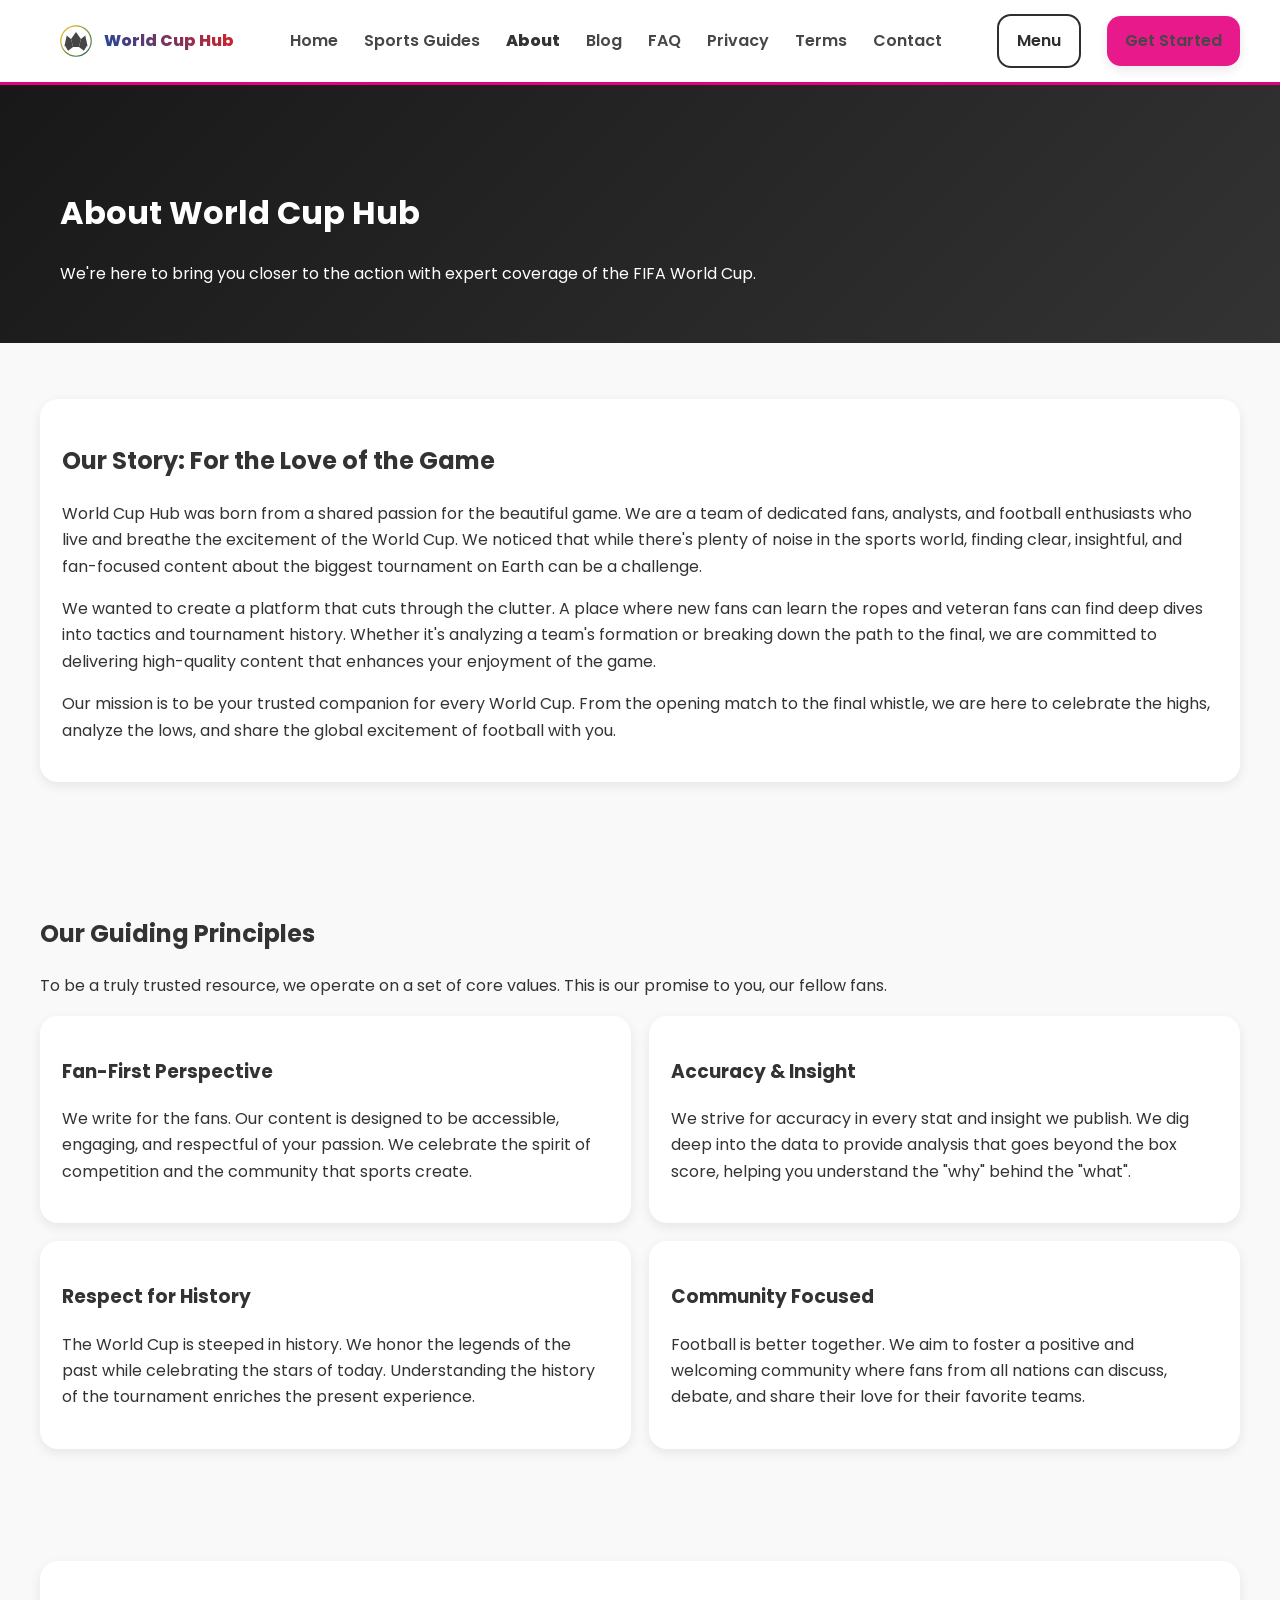
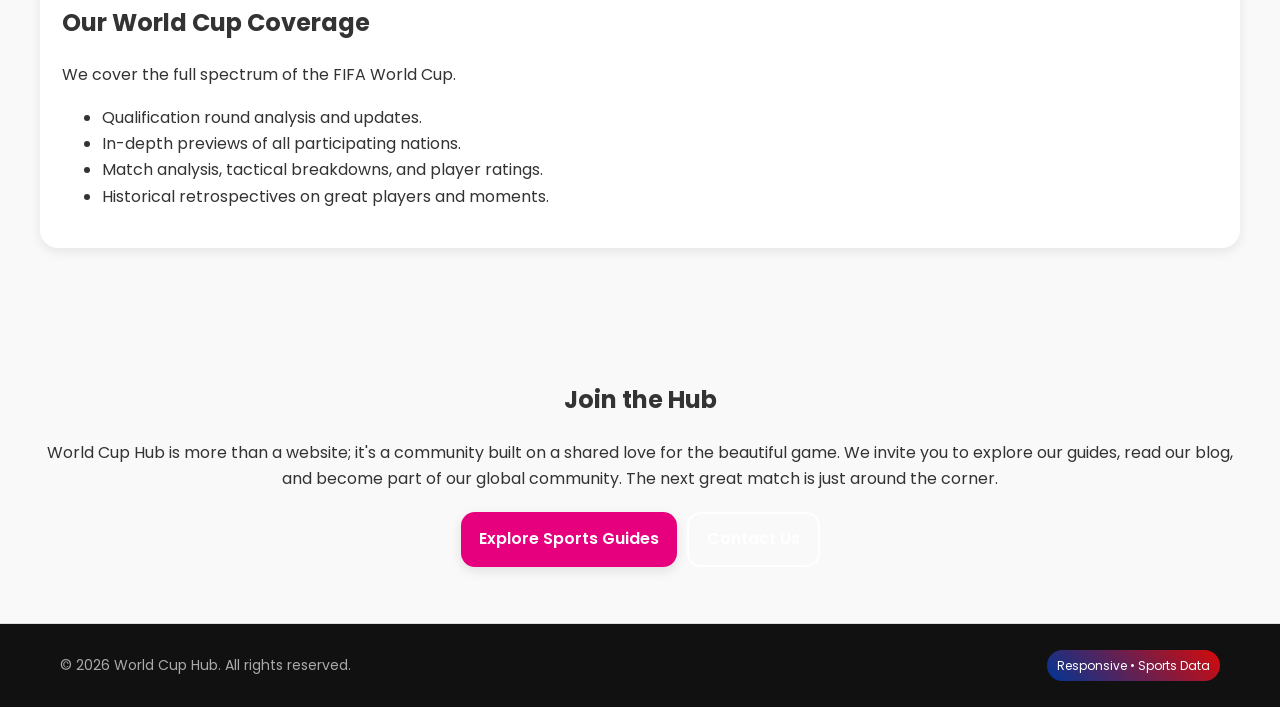
<file: about.html>
<!doctype html>
<html lang="en">
<head>
<meta charset="utf-8">
<meta name="viewport" content="width=device-width, initial-scale=1" />
<link rel="icon" href="assets/img/logo-wc.svg">
<title>About World Cup Hub: Our Mission and Values</title>
<meta name="description" content="Learn about the team behind World Cup Hub, our passion for global football, and our commitment to providing the best World Cup insights.">
<link rel="preconnect" href="https://fonts.googleapis.com"><link rel="preconnect" href="https://fonts.gstatic.com" crossorigin>
<link href="https://fonts.googleapis.com/css2?family=Poppins:wght@400;600;800&display=swap" rel="stylesheet">
<link rel="stylesheet" href="assets/css/style.css" />
<style>:root{--primary:#181818;--secondary:#e6007e;--bg:#f9f9f9;--text:#333;--surface:#fff}body{background:var(--bg);color:var(--text);font-family:'Poppins',sans-serif}.nav{background:var(--surface);border-bottom:3px solid var(--secondary)}.hero{background:linear-gradient(135deg,var(--primary),#333);color:#fff}.hero h1,.hero p{color:#fff}.btn{background:var(--secondary);color:#fff;border:none;font-weight:600}.btn.ghost{background:transparent;border:2px solid #fff;color:#fff}.nav .btn.ghost{color:var(--primary);border:2px solid var(--primary)}.card{background:var(--surface);border-radius:18px;box-shadow:0 4px 12px rgba(0,0,0,0.08)}.pill{background:rgba(255,255,255,0.15);color:#fff}footer{background:#111;color:#aaa}</style>
</head>
<body>
<nav class="nav">
  <div class="container nav-inner">
    <a class="logo" href="index.html" aria-label="Home"><img src="assets/img/logo-wc.svg" alt="World Cup Hub Logo"><span>World Cup Hub</span></a>
    <div class="menu" data-nav-menu>
      <a href="index.html" >Home</a>
      <a href="game.html" >Sports Guides</a>
      <a href="about.html" style='opacity:1;font-weight:800'>About</a>
      <a href="blog.html" >Blog</a>
      <a href="faq.html" >FAQ</a>
      <a href="privacy.html" >Privacy</a>
      <a href="terms.html" >Terms</a>
      <a href="#contact">Contact</a>
    </div>
    <div class="right"><a class="btn ghost" data-nav-toggle>Menu</a><a class="btn" href="game.html">Get Started</a></div>
  </div>
</nav>

<header class="hero"><div class="container"><h1>About World Cup Hub</h1><p>We're here to bring you closer to the action with expert coverage of the FIFA World Cup.</p></div></header>
<section class="section container">
  <div class="card">
    <h2>Our Story: For the Love of the Game</h2>
    <p>World Cup Hub was born from a shared passion for the beautiful game. We are a team of dedicated fans, analysts, and football enthusiasts who live and breathe the excitement of the World Cup. We noticed that while there's plenty of noise in the sports world, finding clear, insightful, and fan-focused content about the biggest tournament on Earth can be a challenge.</p>
    <p>We wanted to create a platform that cuts through the clutter. A place where new fans can learn the ropes and veteran fans can find deep dives into tactics and tournament history. Whether it's analyzing a team's formation or breaking down the path to the final, we are committed to delivering high-quality content that enhances your enjoyment of the game.</p>
    <p>Our mission is to be your trusted companion for every World Cup. From the opening match to the final whistle, we are here to celebrate the highs, analyze the lows, and share the global excitement of football with you.</p>
  </div>
</section>

<section class="section container">
  <h2>Our Guiding Principles</h2>
  <p>To be a truly trusted resource, we operate on a set of core values. This is our promise to you, our fellow fans.</p>
  <div class="grid-2">
    <div class="card">
      <h3>Fan-First Perspective</h3>
      <p>We write for the fans. Our content is designed to be accessible, engaging, and respectful of your passion. We celebrate the spirit of competition and the community that sports create.</p>
    </div>
    <div class="card">
      <h3>Accuracy & Insight</h3>
      <p>We strive for accuracy in every stat and insight we publish. We dig deep into the data to provide analysis that goes beyond the box score, helping you understand the "why" behind the "what".</p>
    </div>
    <div class="card">
      <h3>Respect for History</h3>
      <p>The World Cup is steeped in history. We honor the legends of the past while celebrating the stars of today. Understanding the history of the tournament enriches the present experience.</p>
    </div>
    <div class="card">
      <h3>Community Focused</h3>
      <p>Football is better together. We aim to foster a positive and welcoming community where fans from all nations can discuss, debate, and share their love for their favorite teams.</p>
    </div>
  </div>
</section>

<section class="section container">
  <div class="card">
    <h2>Our World Cup Coverage</h2>
    <p>We cover the full spectrum of the FIFA World Cup.</p>
    <ul>
      <li>Qualification round analysis and updates.</li>
      <li>In-depth previews of all participating nations.</li>
      <li>Match analysis, tactical breakdowns, and player ratings.</li>
      <li>Historical retrospectives on great players and moments.</li>
    </ul>
  </div>
</section>

<section class="section container" style="text-align: center;">
  <h2>Join the Hub</h2>
  <p>World Cup Hub is more than a website; it's a community built on a shared love for the beautiful game. We invite you to explore our guides, read our blog, and become part of our global community. The next great match is just around the corner.</p>
  <div style="display:flex;gap:10px;flex-wrap:wrap; justify-content: center; margin-top: 20px;">
    <a class="btn" href="game.html">Explore Sports Guides</a>
    <a class="btn ghost" href="index.html#contact">Contact Us</a>
  </div>
</section>

<footer class="footer"><div class="container" style="display:flex;align-items:center;justify-content:space-between;gap:12px;flex-wrap:wrap">
<div>© 2026 World Cup Hub. All rights reserved.</div><div style="display:flex;gap:12px;align-items:center"><span class="badge">Responsive • Sports Data</span></div>
</div></footer><script src="assets/js/main.js"></script></body></html>
</file>
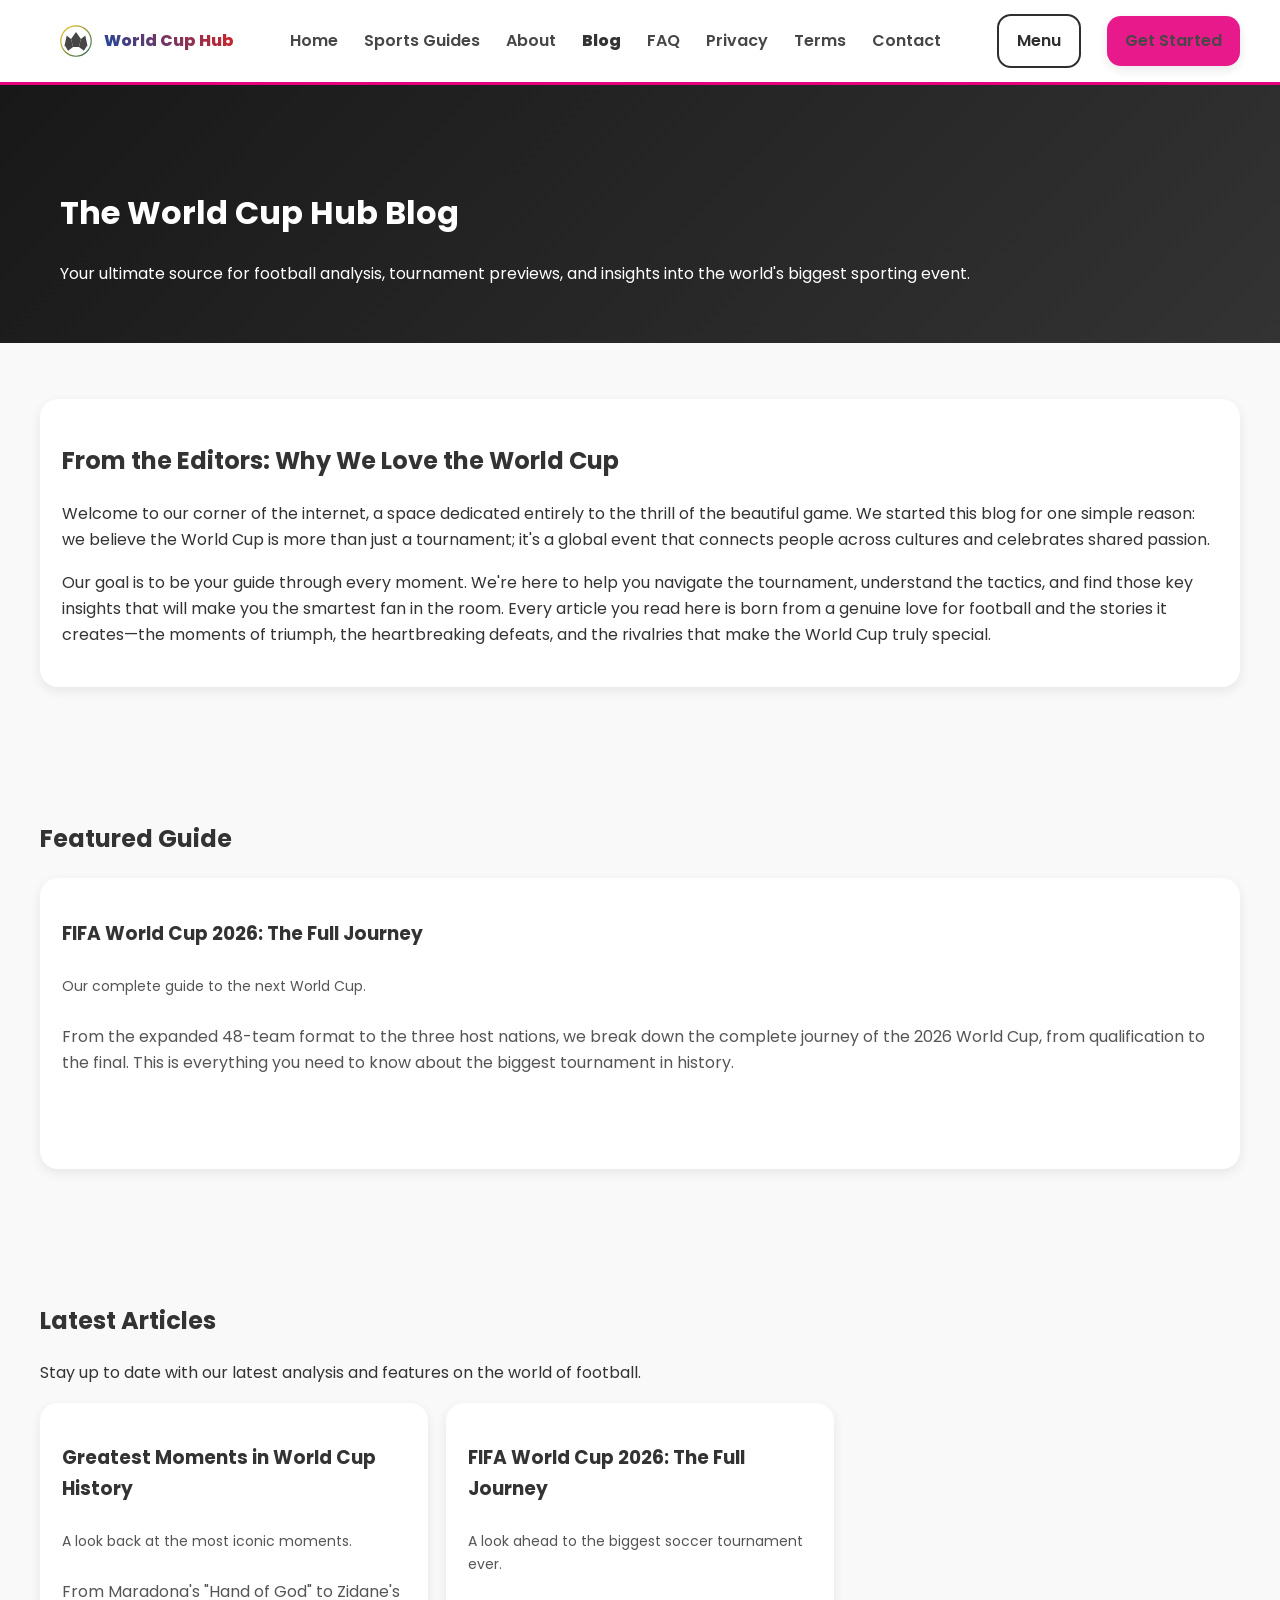
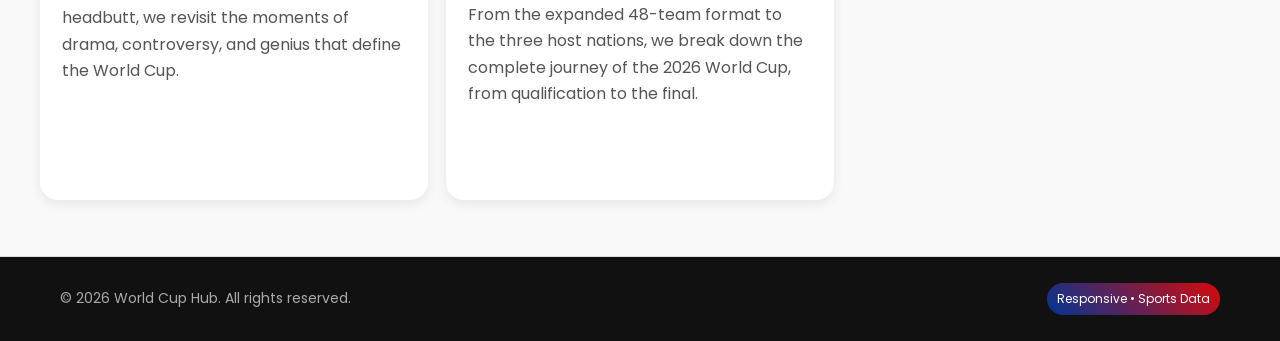
<file: blog.html>
<!doctype html>
<html lang="en">
<head>
<meta charset="utf-8">
<meta name="viewport" content="width=device-width, initial-scale=1" />
<link rel="icon" href="assets/img/logo-wc.svg">
<title>The World Cup Hub Blog: Football Insights & Analysis</title>
<meta name="description" content="The ultimate resource for football fans. Find expert analysis, tournament previews, and insights into the FIFA World Cup.">
<link rel="preconnect" href="https://fonts.googleapis.com"><link rel="preconnect" href="https://fonts.gstatic.com" crossorigin>
<link href="https://fonts.googleapis.com/css2?family=Poppins:wght@400;600;800&display=swap" rel="stylesheet">
<link rel="stylesheet" href="assets/css/style.css" />
<style>:root{--primary:#181818;--secondary:#e6007e;--bg:#f9f9f9;--text:#333;--surface:#fff}body{background:var(--bg);color:var(--text);font-family:'Poppins',sans-serif}.nav{background:var(--surface);border-bottom:3px solid var(--secondary)}.hero{background:linear-gradient(135deg,var(--primary),#333);color:#fff}.hero h1,.hero p{color:#fff}.btn{background:var(--secondary);color:#fff;border:none;font-weight:600}.btn.ghost{background:transparent;border:2px solid #fff;color:#fff}.nav .btn.ghost{color:var(--primary);border:2px solid var(--primary)}.card{background:var(--surface);border-radius:18px;box-shadow:0 4px 12px rgba(0,0,0,0.08)}.pill{background:rgba(255,255,255,0.15);color:#fff}footer{background:#111;color:#aaa}</style>
</head>
<body>
<nav class="nav">
  <div class="container nav-inner">
    <a class="logo" href="index.html" aria-label="Home"><img src="assets/img/logo-wc.svg" alt="World Cup Hub Logo"><span>World Cup Hub</span></a>
    <div class="menu" data-nav-menu>
      <a href="index.html" >Home</a>
      <a href="game.html" >Sports Guides</a>
      <a href="about.html" >About</a>
      <a href="blog.html" style='opacity:1;font-weight:800'>Blog</a>
      <a href="faq.html" >FAQ</a>
      <a href="privacy.html" >Privacy</a>
      <a href="terms.html" >Terms</a>
      <a href="index.html#contact">Contact</a>
    </div>
    <div class="right"><a class="btn ghost" data-nav-toggle>Menu</a><a class="btn" href="game.html">Get Started</a></div>
  </div>
</nav>
<header class="hero"><div class="container"><h1>The World Cup Hub Blog</h1><p>Your ultimate source for football analysis, tournament previews, and insights into the world's biggest sporting event.</p></div></header>

<section class="section container">
  <div class="card">
    <h2>From the Editors: Why We Love the World Cup</h2>
    <p>Welcome to our corner of the internet, a space dedicated entirely to the thrill of the beautiful game. We started this blog for one simple reason: we believe the World Cup is more than just a tournament; it's a global event that connects people across cultures and celebrates shared passion.</p>
    <p>Our goal is to be your guide through every moment. We're here to help you navigate the tournament, understand the tactics, and find those key insights that will make you the smartest fan in the room. Every article you read here is born from a genuine love for football and the stories it creates—the moments of triumph, the heartbreaking defeats, and the rivalries that make the World Cup truly special.</p>
  </div>
</section>

<section class="section container">
  <h2>Featured Guide</h2>
  <div class="card blog-card" style="min-height: auto;">
    <h3>FIFA World Cup 2026: The Full Journey</h3>
    <div class="meta">Our complete guide to the next World Cup.</div>
    <p class="excerpt">From the expanded 48-team format to the three host nations, we break down the complete journey of the 2026 World Cup, from qualification to the final. This is everything you need to know about the biggest tournament in history.</p>
    <a class="btn ghost read" href="posts/fifa-world-cup-2026-journey.html">Read the full guide</a>
  </div>
</section>

<section class="section container">
  <h2>Latest Articles</h2>
  <p>Stay up to date with our latest analysis and features on the world of football.</p>
  <div class="blog-grid"><div class="card blog-card"><h3>Greatest Moments in World Cup History</h3><div class="meta">A look back at the most iconic moments.</div><p class="excerpt">From Maradona's "Hand of God" to Zidane's headbutt, we revisit the moments of drama, controversy, and genius that define the World Cup.</p><a class="btn ghost read" href="posts/greatest-world-cup-moments.html">Read article</a></div>
<div class="card blog-card"><h3>FIFA World Cup 2026: The Full Journey</h3><div class="meta">A look ahead to the biggest soccer tournament ever.</div><p class="excerpt">From the expanded 48-team format to the three host nations, we break down the complete journey of the 2026 World Cup, from qualification to the final.</p><a class="btn ghost read" href="posts/fifa-world-cup-2026-journey.html">Read article</a></div>
    <!-- More articles can be added here as they are created -->
  </div>
</section>

<footer class="footer"><div class="container" style="display:flex;align-items:center;justify-content:space-between;gap:12px;flex-wrap:wrap">
<div>© 2026 World Cup Hub. All rights reserved.</div><div style="display:flex;gap:12px;align-items:center"><span class="badge">Responsive • Sports Data</span></div>
</div></footer><script src="assets/js/main.js"></script></body></html>
</file>
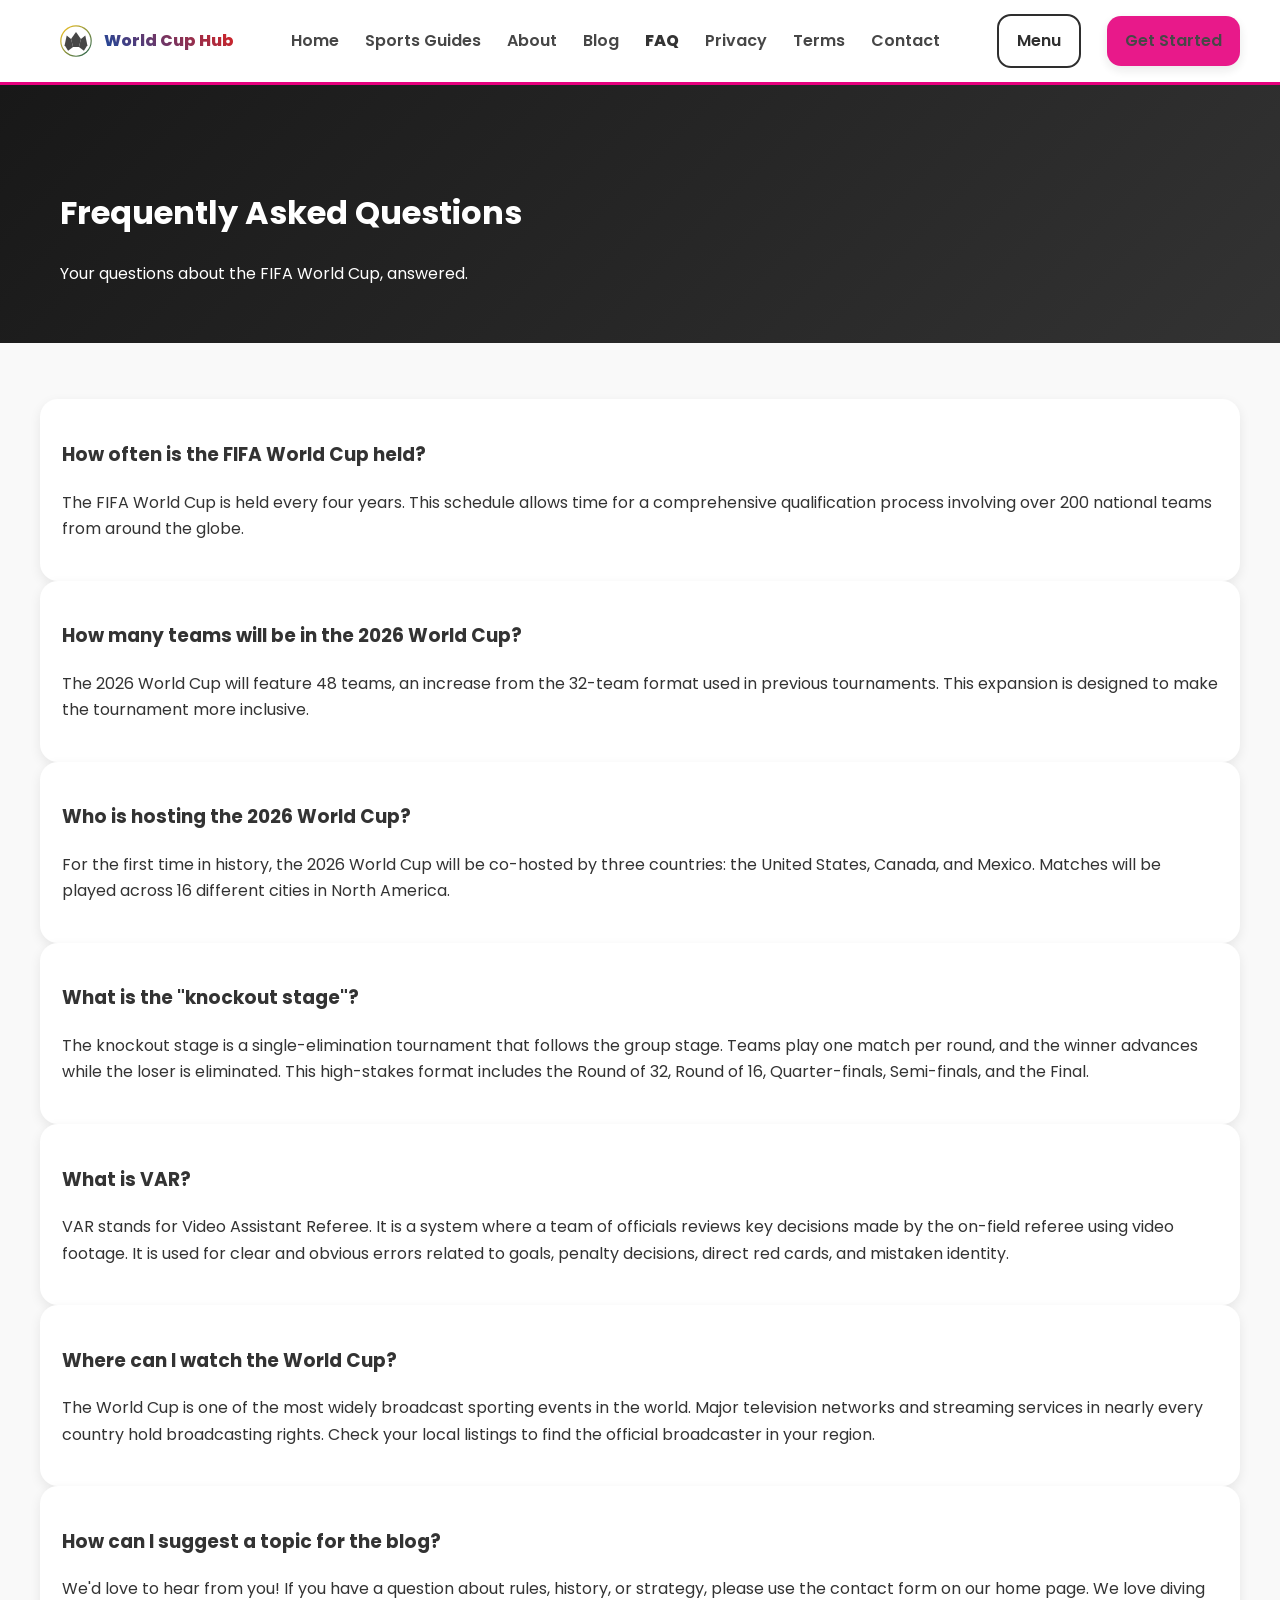
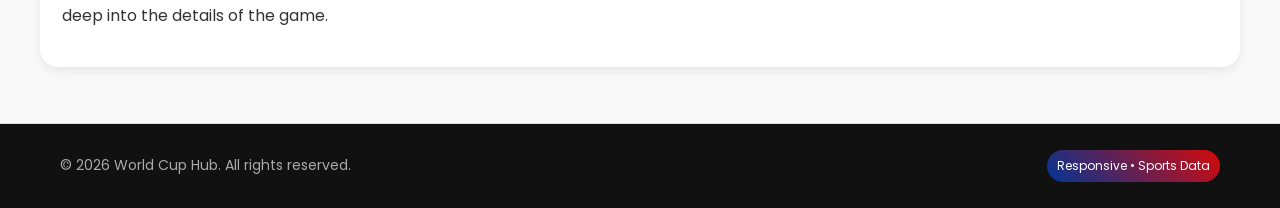
<file: faq.html>
<!doctype html>
<html lang="en">
<head>
<meta charset="utf-8">
<meta name="viewport" content="width=device-width, initial-scale=1" />
<link rel="icon" href="assets/img/logo-wc.svg">
<title>World Cup FAQ — World Cup Hub</title>
<meta name="description" content="Frequently asked questions about the FIFA World Cup, including tournament format, rules, and history.">
<link rel="preconnect" href="https://fonts.googleapis.com"><link rel="preconnect" href="https://fonts.gstatic.com" crossorigin>
<link href="https://fonts.googleapis.com/css2?family=Poppins:wght@400;600;800&display=swap" rel="stylesheet">
<link rel="stylesheet" href="assets/css/style.css" />
<style>:root{--primary:#181818;--secondary:#e6007e;--bg:#f9f9f9;--text:#333;--surface:#fff}body{background:var(--bg);color:var(--text);font-family:'Poppins',sans-serif}.nav{background:var(--surface);border-bottom:3px solid var(--secondary)}.hero{background:linear-gradient(135deg,var(--primary),#333);color:#fff}.hero h1,.hero p{color:#fff}.btn{background:var(--secondary);color:#fff;border:none;font-weight:600}.btn.ghost{background:transparent;border:2px solid #fff;color:#fff}.nav .btn.ghost{color:var(--primary);border:2px solid var(--primary)}.card{background:var(--surface);border-radius:18px;box-shadow:0 4px 12px rgba(0,0,0,0.08)}.pill{background:rgba(255,255,255,0.15);color:#fff}footer{background:#111;color:#aaa}</style>
</head>
<body>
<nav class="nav">
  <div class="container nav-inner">
    <a class="logo" href="index.html" aria-label="Home"><img src="assets/img/logo-wc.svg" alt="World Cup Hub Logo"><span>World Cup Hub</span></a>
    <div class="menu" data-nav-menu>
      <a href="index.html" >Home</a>
      <a href="game.html" >Sports Guides</a>
      <a href="about.html" >About</a>
      <a href="blog.html" >Blog</a>
      <a href="faq.html" style='opacity:1;font-weight:800'>FAQ</a>
      <a href="privacy.html" >Privacy</a>
      <a href="terms.html" >Terms</a>
      <a href="index.html#contact">Contact</a>
    </div>
    <div class="right"><a class="btn ghost" data-nav-toggle>Menu</a><a class="btn" href="game.html">Get Started</a></div>
  </div>
</nav>
<header class='hero'><div class='container'><h1>Frequently Asked Questions</h1><p>Your questions about the FIFA World Cup, answered.</p></div></header>
<section class='section container'>
  <div class='card'><h3>How often is the FIFA World Cup held?</h3><p>The FIFA World Cup is held every four years. This schedule allows time for a comprehensive qualification process involving over 200 national teams from around the globe.</p></div>
  <div class='card'><h3>How many teams will be in the 2026 World Cup?</h3><p>The 2026 World Cup will feature 48 teams, an increase from the 32-team format used in previous tournaments. This expansion is designed to make the tournament more inclusive.</p></div>
  <div class='card'><h3>Who is hosting the 2026 World Cup?</h3><p>For the first time in history, the 2026 World Cup will be co-hosted by three countries: the United States, Canada, and Mexico. Matches will be played across 16 different cities in North America.</p></div>
  <div class='card'><h3>What is the "knockout stage"?</h3><p>The knockout stage is a single-elimination tournament that follows the group stage. Teams play one match per round, and the winner advances while the loser is eliminated. This high-stakes format includes the Round of 32, Round of 16, Quarter-finals, Semi-finals, and the Final.</p></div>
  <div class='card'><h3>What is VAR?</h3><p>VAR stands for Video Assistant Referee. It is a system where a team of officials reviews key decisions made by the on-field referee using video footage. It is used for clear and obvious errors related to goals, penalty decisions, direct red cards, and mistaken identity.</p></div>
  <div class='card'><h3>Where can I watch the World Cup?</h3><p>The World Cup is one of the most widely broadcast sporting events in the world. Major television networks and streaming services in nearly every country hold broadcasting rights. Check your local listings to find the official broadcaster in your region.</p></div>
  <div class='card'><h3>How can I suggest a topic for the blog?</h3><p>We'd love to hear from you! If you have a question about rules, history, or strategy, please use the contact form on our home page. We love diving deep into the details of the game.</p></div>
</section>
<footer class="footer"><div class="container" style="display:flex;align-items:center;justify-content:space-between;gap:12px;flex-wrap:wrap">
<div>© 2026 World Cup Hub. All rights reserved.</div><div style="display:flex;gap:12px;align-items:center"><span class="badge">Responsive • Sports Data</span></div>
</div></footer><script src="assets/js/main.js"></script></body></html>
</file>
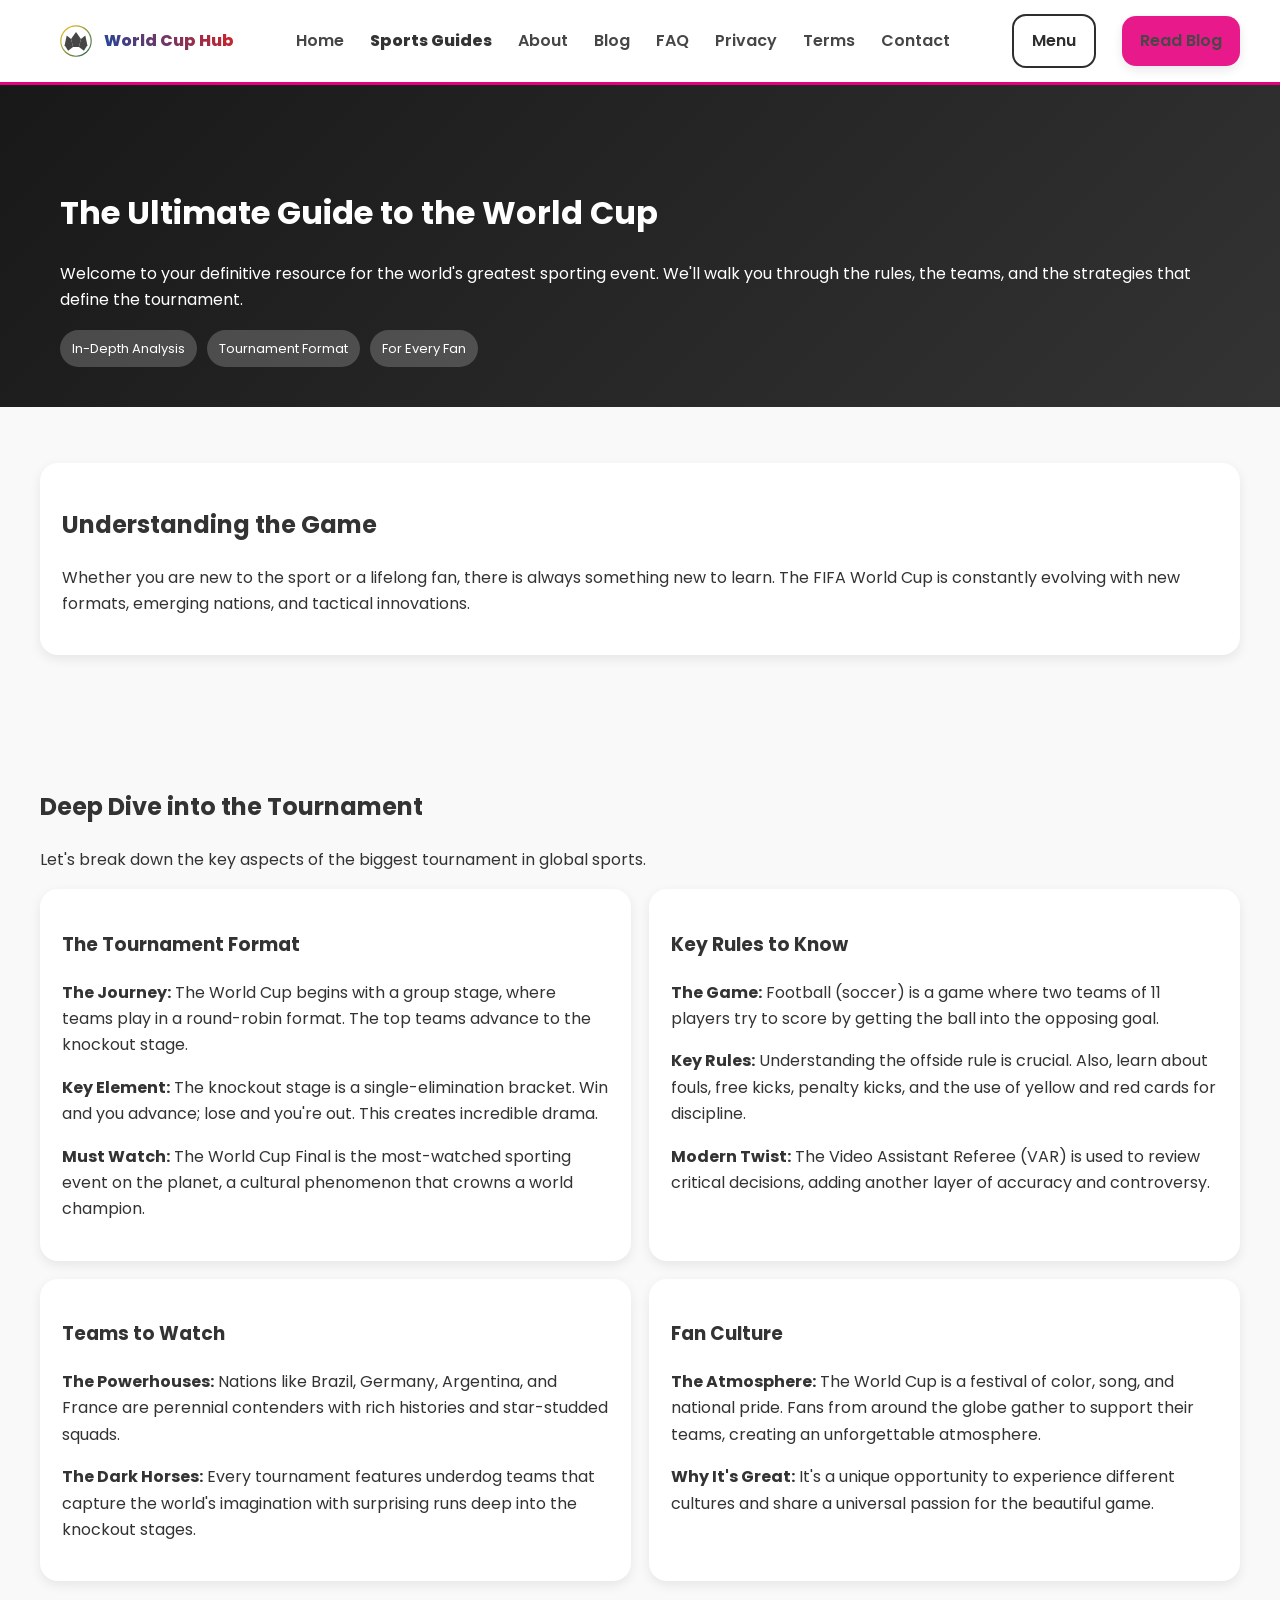
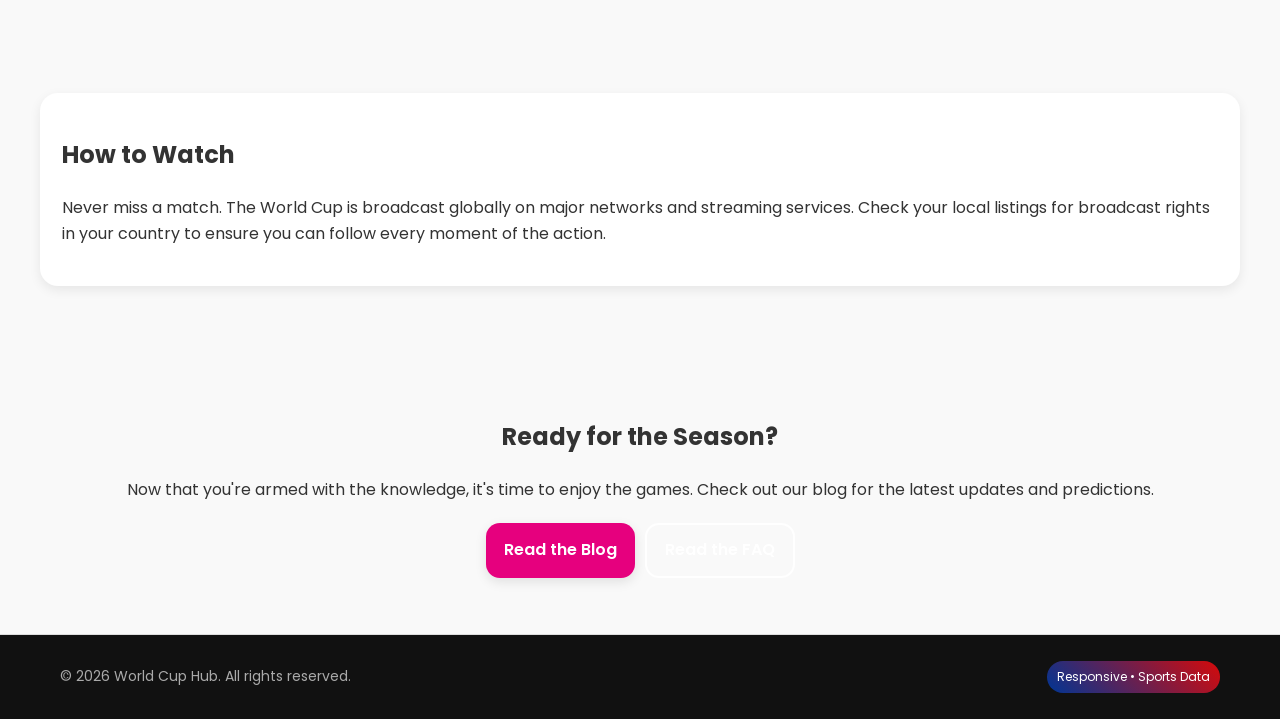
<file: game.html>
<!doctype html>
<html lang="en">
<head>
<meta charset="utf-8">
<meta name="viewport" content="width=device-width, initial-scale=1" />
<link rel="icon" href="assets/img/logo-wc.svg">
<title>World Cup Guides: Tournament Essentials — World Cup Hub</title>
<meta name="description" content="Your definitive resource for understanding the FIFA World Cup. Rules, strategies, and tips to enjoy the tournament.">
<link rel="preconnect" href="https://fonts.googleapis.com"><link rel="preconnect" href="https://fonts.gstatic.com" crossorigin>
<link href="https://fonts.googleapis.com/css2?family=Poppins:wght@400;600;800&display=swap" rel="stylesheet">
<link rel="stylesheet" href="assets/css/style.css" />
<style>:root{--primary:#181818;--secondary:#e6007e;--bg:#f9f9f9;--text:#333;--surface:#fff}body{background:var(--bg);color:var(--text);font-family:'Poppins',sans-serif}.nav{background:var(--surface);border-bottom:3px solid var(--secondary)}.hero{background:linear-gradient(135deg,var(--primary),#333);color:#fff}.hero h1,.hero p{color:#fff}.btn{background:var(--secondary);color:#fff;border:none;font-weight:600}.btn.ghost{background:transparent;border:2px solid #fff;color:#fff}.nav .btn.ghost{color:var(--primary);border:2px solid var(--primary)}.card{background:var(--surface);border-radius:18px;box-shadow:0 4px 12px rgba(0,0,0,0.08)}.pill{background:rgba(255,255,255,0.15);color:#fff}footer{background:#111;color:#aaa}</style>
</head>
<body>
<nav class="nav">
  <div class="container nav-inner">
    <a class="logo" href="index.html" aria-label="Home"><img src="assets/img/logo-wc.svg" alt="World Cup Hub Logo"><span>World Cup Hub</span></a>
    <div class="menu" data-nav-menu>
      <a href="index.html" >Home</a>
      <a href="game.html" style='opacity:1;font-weight:800'>Sports Guides</a>
      <a href="about.html" >About</a>
      <a href="blog.html" >Blog</a>
      <a href="faq.html" >FAQ</a>
      <a href="privacy.html" >Privacy</a>
      <a href="terms.html" >Terms</a>
      <a href="index.html#contact">Contact</a>
    </div>
    <div class="right"><a class="btn ghost" data-nav-toggle>Menu</a><a class="btn" href="blog.html">Read Blog</a></div>
  </div>
</nav>

<header class="hero"><div class="container"><h1>The Ultimate Guide to the World Cup</h1><p>Welcome to your definitive resource for the world's greatest sporting event. We'll walk you through the rules, the teams, and the strategies that define the tournament.</p>
<div class="kudos"><span class="pill">In-Depth Analysis</span><span class="pill">Tournament Format</span><span class="pill">For Every Fan</span></div></div></header>

<section class="section container">
  <div class="card">
    <h2>Understanding the Game</h2>
    <p>Whether you are new to the sport or a lifelong fan, there is always something new to learn. The FIFA World Cup is constantly evolving with new formats, emerging nations, and tactical innovations.</p>
  </div>
</section>

<section class="section container">
  <h2>Deep Dive into the Tournament</h2>
  <p>Let's break down the key aspects of the biggest tournament in global sports.</p>
  
  <div class="grid-2">
    <div class="card">
      <h3>The Tournament Format</h3>
      <p><strong>The Journey:</strong> The World Cup begins with a group stage, where teams play in a round-robin format. The top teams advance to the knockout stage.</p>
      <p><strong>Key Element:</strong> The knockout stage is a single-elimination bracket. Win and you advance; lose and you're out. This creates incredible drama.</p>
      <p><strong>Must Watch:</strong> The World Cup Final is the most-watched sporting event on the planet, a cultural phenomenon that crowns a world champion.</p>
    </div>
    <div class="card">
      <h3>Key Rules to Know</h3>
      <p><strong>The Game:</strong> Football (soccer) is a game where two teams of 11 players try to score by getting the ball into the opposing goal.</p>
      <p><strong>Key Rules:</strong> Understanding the offside rule is crucial. Also, learn about fouls, free kicks, penalty kicks, and the use of yellow and red cards for discipline.</p>
      <p><strong>Modern Twist:</strong> The Video Assistant Referee (VAR) is used to review critical decisions, adding another layer of accuracy and controversy.</p>
    </div>
    <div class="card">
      <h3>Teams to Watch</h3>
      <p><strong>The Powerhouses:</strong> Nations like Brazil, Germany, Argentina, and France are perennial contenders with rich histories and star-studded squads.</p>
      <p><strong>The Dark Horses:</strong> Every tournament features underdog teams that capture the world's imagination with surprising runs deep into the knockout stages.</p>
    </div>
    <div class="card">
      <h3>Fan Culture</h3>
      <p><strong>The Atmosphere:</strong> The World Cup is a festival of color, song, and national pride. Fans from around the globe gather to support their teams, creating an unforgettable atmosphere.</p>
      <p><strong>Why It's Great:</strong> It's a unique opportunity to experience different cultures and share a universal passion for the beautiful game.</p>
    </div>
  </div>
</section>

<section class="section container">
  <div class="card">
    <h2>How to Watch</h2>
    <p>Never miss a match. The World Cup is broadcast globally on major networks and streaming services. Check your local listings for broadcast rights in your country to ensure you can follow every moment of the action.</p>
  </div>
</section>

<section class="section container" style="text-align: center;">
  <h2>Ready for the Season?</h2>
  <p>Now that you're armed with the knowledge, it's time to enjoy the games. Check out our blog for the latest updates and predictions.</p>
  <div style="display:flex;gap:10px;flex-wrap:wrap; justify-content: center; margin-top: 20px;">
    <a class="btn" href="blog.html">Read the Blog</a>
    <a class="btn ghost" href="faq.html">Read the FAQ</a>
  </div>
</section>

<footer class="footer"><div class="container" style="display:flex;align-items:center;justify-content:space-between;gap:12px;flex-wrap:wrap">
<div>© 2026 World Cup Hub. All rights reserved.</div><div style="display:flex;gap:12px;align-items:center"><span class="badge">Responsive • Sports Data</span></div>
</div></footer><script src="assets/js/main.js"></script></body></html>
</file>
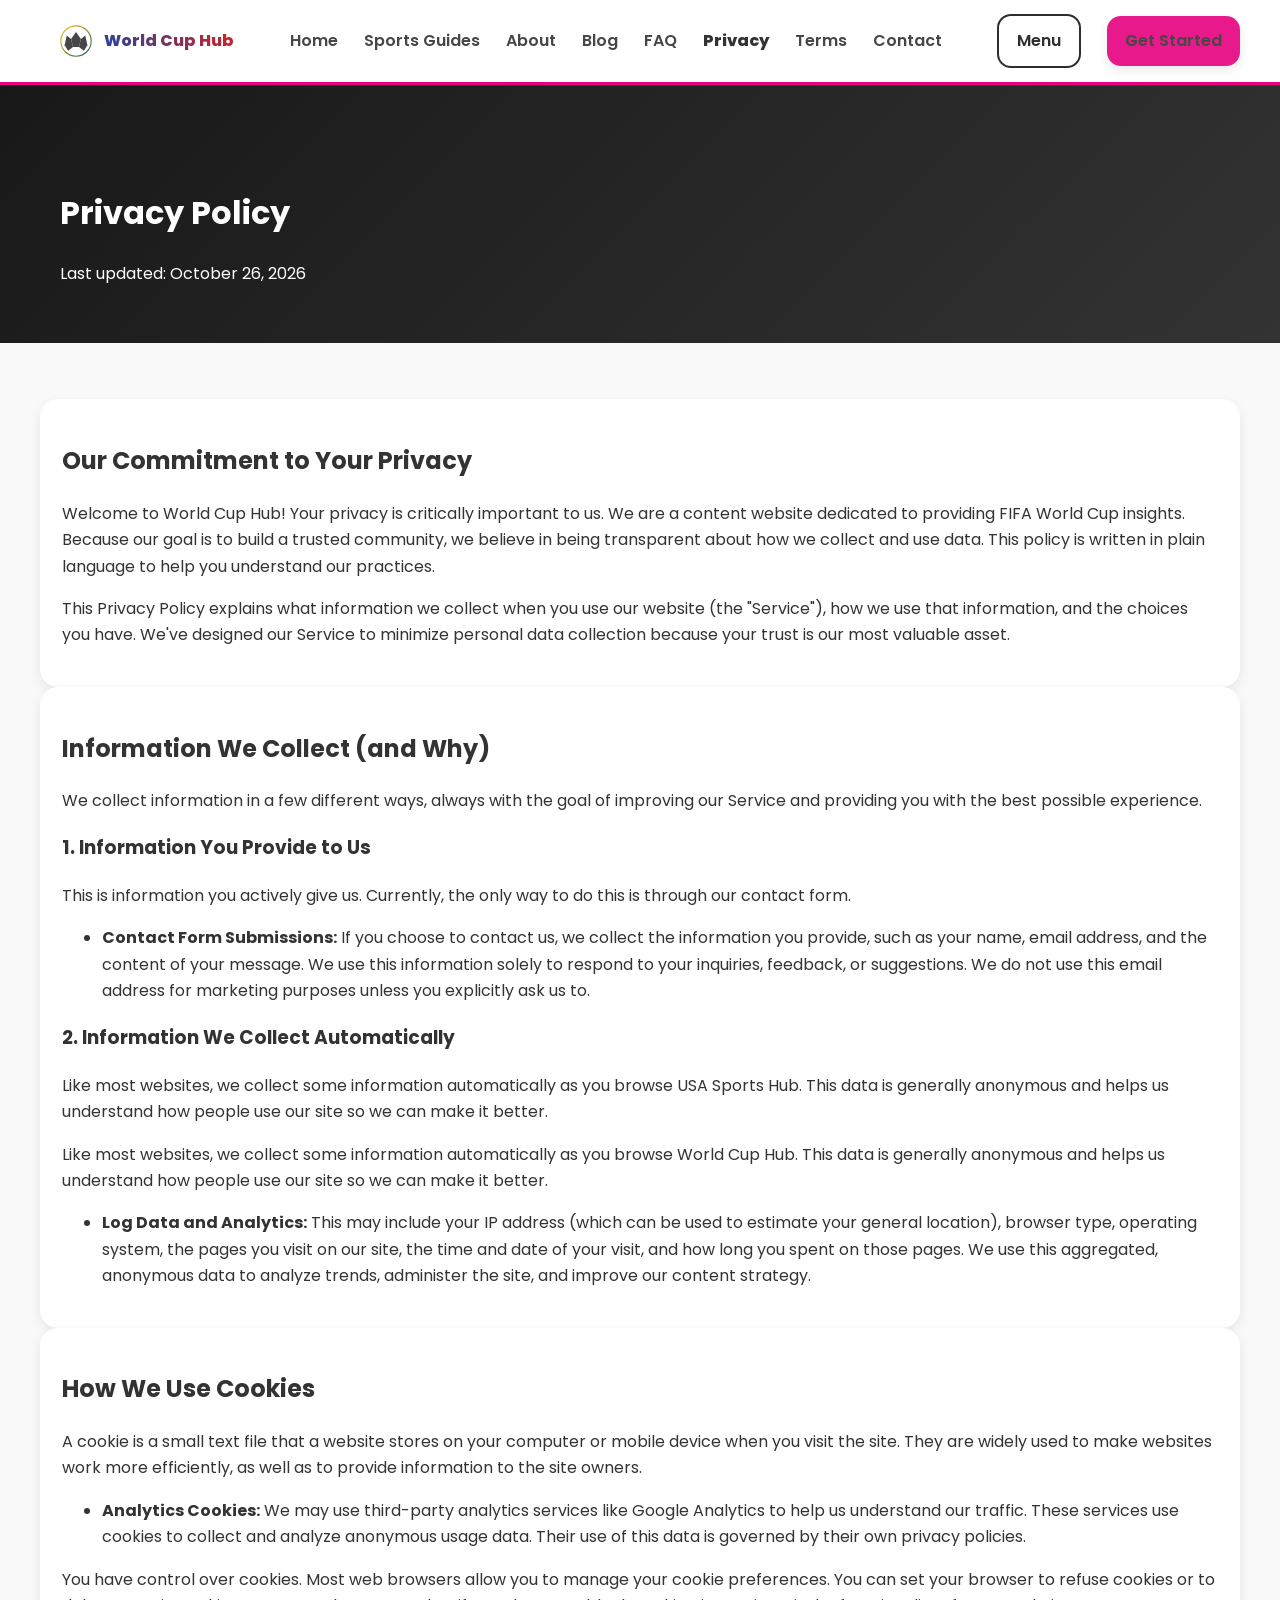
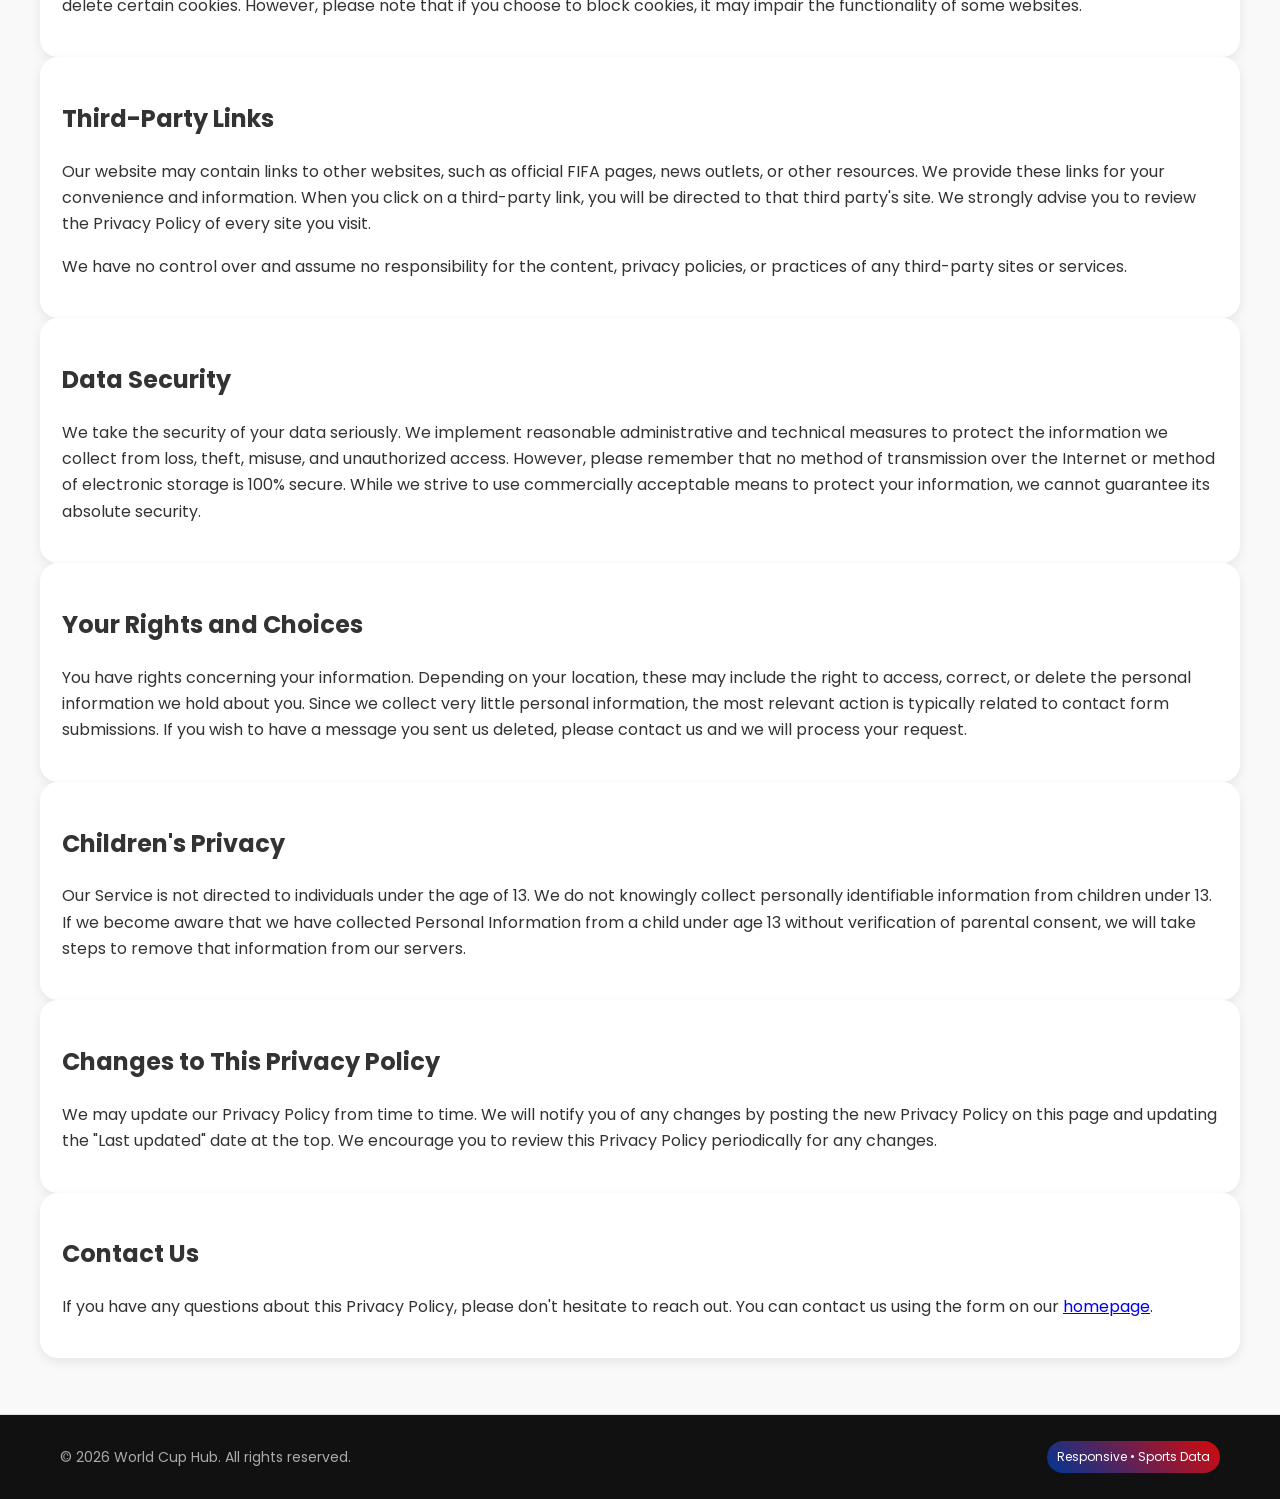
<file: privacy.html>
<!doctype html>
<html lang="en">
<head>
<meta charset="utf-8">
<meta name="viewport" content="width=device-width, initial-scale=1" />
<link rel="icon" href="assets/img/logo-wc.svg">
<title>Privacy Policy — World Cup Hub</title>
<meta name="description" content="Read the World Cup Hub privacy policy. Learn how we handle your data, our commitment to your privacy, and your rights as a user.">
<link rel="preconnect" href="https://fonts.googleapis.com"><link rel="preconnect" href="https://fonts.gstatic.com" crossorigin>
<link href="https://fonts.googleapis.com/css2?family=Poppins:wght@400;600;800&display=swap" rel="stylesheet">
<link rel="stylesheet" href="assets/css/style.css" />
<style>:root{--primary:#181818;--secondary:#e6007e;--bg:#f9f9f9;--text:#333;--surface:#fff}body{background:var(--bg);color:var(--text);font-family:'Poppins',sans-serif}.nav{background:var(--surface);border-bottom:3px solid var(--secondary)}.hero{background:linear-gradient(135deg,var(--primary),#333);color:#fff}.hero h1,.hero p{color:#fff}.btn{background:var(--secondary);color:#fff;border:none;font-weight:600}.btn.ghost{background:transparent;border:2px solid #fff;color:#fff}.nav .btn.ghost{color:var(--primary);border:2px solid var(--primary)}.card{background:var(--surface);border-radius:18px;box-shadow:0 4px 12px rgba(0,0,0,0.08)}.pill{background:rgba(255,255,255,0.15);color:#fff}footer{background:#111;color:#aaa}</style>
</head>
<body>
<nav class="nav">
  <div class="container nav-inner">
    <a class="logo" href="index.html" aria-label="Home"><img src="assets/img/logo-wc.svg" alt="World Cup Hub Logo"><span>World Cup Hub</span></a>
    <div class="menu" data-nav-menu>
      <a href="index.html" >Home</a>
      <a href="game.html" >Sports Guides</a>
      <a href="about.html" >About</a>
      <a href="blog.html" >Blog</a>
      <a href="faq.html" >FAQ</a>
      <a href="privacy.html" style='opacity:1;font-weight:800'>Privacy</a>
      <a href="terms.html" >Terms</a>
      <a href="index.html#contact">Contact</a>
    </div>
    <div class="right"><a class="btn ghost" data-nav-toggle>Menu</a><a class="btn" href="game.html">Get Started</a></div>
  </div>
</nav>
<header class='hero'><div class='container'><h1>Privacy Policy</h1><p>Last updated: October 26, 2026 </p></div></header>
<section class='section container'>
  <div class='card'>
    <h2>Our Commitment to Your Privacy</h2>
    <p>Welcome to World Cup Hub! Your privacy is critically important to us. We are a content website dedicated to providing FIFA World Cup insights. Because our goal is to build a trusted community, we believe in being transparent about how we collect and use data. This policy is written in plain language to help you understand our practices.</p>
    <p>This Privacy Policy explains what information we collect when you use our website (the "Service"), how we use that information, and the choices you have. We've designed our Service to minimize personal data collection because your trust is our most valuable asset.</p>
  </div>

  <div class='card'>
    <h2>Information We Collect (and Why)</h2>
    <p>We collect information in a few different ways, always with the goal of improving our Service and providing you with the best possible experience.</p>
    
    <h3>1. Information You Provide to Us</h3>
    <p>This is information you actively give us. Currently, the only way to do this is through our contact form.</p>
    <ul>
      <li><strong>Contact Form Submissions:</strong> If you choose to contact us, we collect the information you provide, such as your name, email address, and the content of your message. We use this information solely to respond to your inquiries, feedback, or suggestions. We do not use this email address for marketing purposes unless you explicitly ask us to.</li>
    </ul>

    <h3>2. Information We Collect Automatically</h3>
    <p>Like most websites, we collect some information automatically as you browse USA Sports Hub. This data is generally anonymous and helps us understand how people use our site so we can make it better.</p>
    <p>Like most websites, we collect some information automatically as you browse World Cup Hub. This data is generally anonymous and helps us understand how people use our site so we can make it better.</p><ul>
      <li><strong>Log Data and Analytics:</strong> This may include your IP address (which can be used to estimate your general location), browser type, operating system, the pages you visit on our site, the time and date of your visit, and how long you spent on those pages. We use this aggregated, anonymous data to analyze trends, administer the site, and improve our content strategy.</li>
    </ul>
  </div>

  <div class='card'>
    <h2>How We Use Cookies</h2>
    <p>A cookie is a small text file that a website stores on your computer or mobile device when you visit the site. They are widely used to make websites work more efficiently, as well as to provide information to the site owners.</p>
    <ul>
      <li><strong>Analytics Cookies:</strong> We may use third-party analytics services like Google Analytics to help us understand our traffic. These services use cookies to collect and analyze anonymous usage data. Their use of this data is governed by their own privacy policies.</li>
    </ul>
    <p>You have control over cookies. Most web browsers allow you to manage your cookie preferences. You can set your browser to refuse cookies or to delete certain cookies. However, please note that if you choose to block cookies, it may impair the functionality of some websites.</p>
  </div>

  <div class='card'>
    <h2>Third-Party Links</h2>
    <p>Our website may contain links to other websites, such as official FIFA pages, news outlets, or other resources. We provide these links for your convenience and information. When you click on a third-party link, you will be directed to that third party's site. We strongly advise you to review the Privacy Policy of every site you visit.</p>
    <p>We have no control over and assume no responsibility for the content, privacy policies, or practices of any third-party sites or services.</p>
  </div>

  <div class='card'>
    <h2>Data Security</h2>
    <p>We take the security of your data seriously. We implement reasonable administrative and technical measures to protect the information we collect from loss, theft, misuse, and unauthorized access. However, please remember that no method of transmission over the Internet or method of electronic storage is 100% secure. While we strive to use commercially acceptable means to protect your information, we cannot guarantee its absolute security.</p>
  </div>

  <div class='card'>
    <h2>Your Rights and Choices</h2>
    <p>You have rights concerning your information. Depending on your location, these may include the right to access, correct, or delete the personal information we hold about you. Since we collect very little personal information, the most relevant action is typically related to contact form submissions. If you wish to have a message you sent us deleted, please contact us and we will process your request.</p>
  </div>

  <div class='card'>
    <h2>Children's Privacy</h2>
    <p>Our Service is not directed to individuals under the age of 13. We do not knowingly collect personally identifiable information from children under 13. If we become aware that we have collected Personal Information from a child under age 13 without verification of parental consent, we will take steps to remove that information from our servers.</p>
  </div>

  <div class='card'>
    <h2>Changes to This Privacy Policy</h2>
    <p>We may update our Privacy Policy from time to time. We will notify you of any changes by posting the new Privacy Policy on this page and updating the "Last updated" date at the top. We encourage you to review this Privacy Policy periodically for any changes.</p>
  </div>

  <div class='card'>
    <h2>Contact Us</h2>
    <p>If you have any questions about this Privacy Policy, please don't hesitate to reach out. You can contact us using the form on our <a href="index.html#contact">homepage</a>.</p>
  </div>
</section>
<footer class="footer"><div class="container" style="display:flex;align-items:center;justify-content:space-between;gap:12px;flex-wrap:wrap">
<div>© 2026 World Cup Hub. All rights reserved.</div><div style="display:flex;gap:12px;align-items:center"><span class="badge">Responsive • Sports Data</span></div>
</div></footer><script src="assets/js/main.js"></script></body></html>
</file>
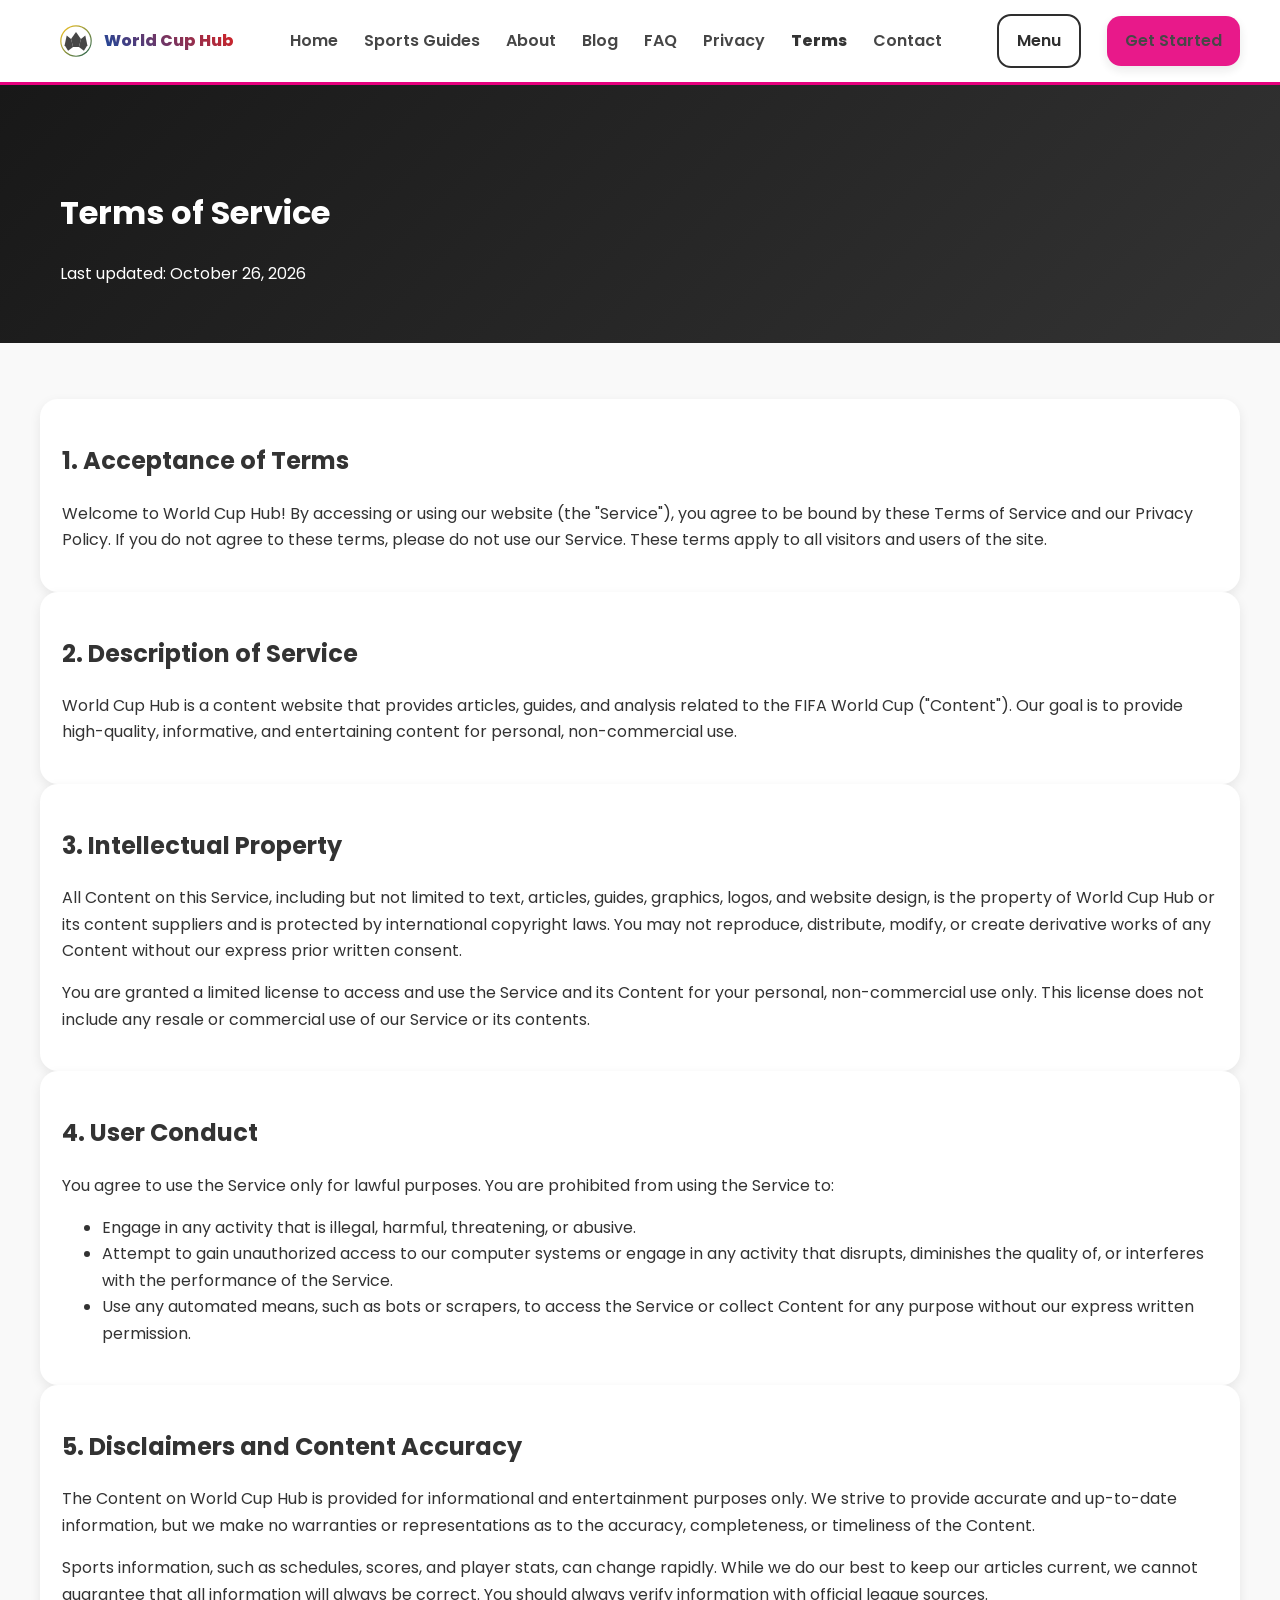
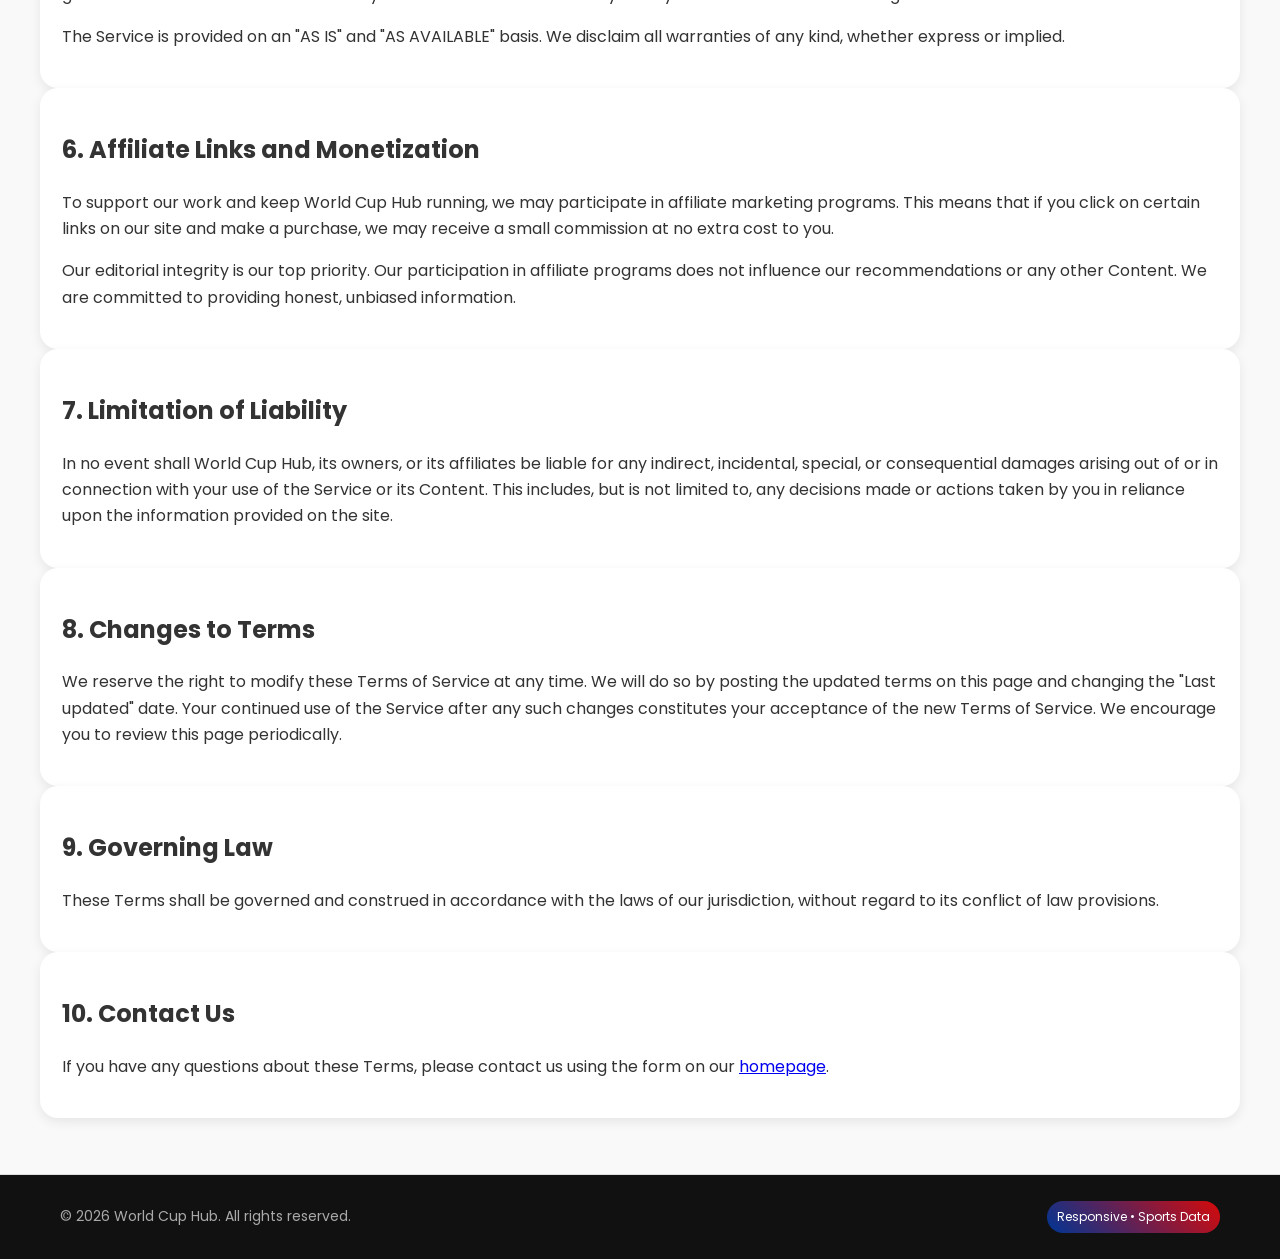
<file: terms.html>
<!doctype html>
<html lang="en">
<head>
<meta charset="utf-8">
<meta name="viewport" content="width=device-width, initial-scale=1" />
<link rel="icon" href="assets/img/logo-wc.svg">
<title>Terms of Service — World Cup Hub</title>
<meta name="description" content="The official Terms of Service for using World Cup Hub. Please read our terms regarding content usage, intellectual property, and disclaimers.">
<link rel="preconnect" href="https://fonts.googleapis.com"><link rel="preconnect" href="https://fonts.gstatic.com" crossorigin>
<link href="https://fonts.googleapis.com/css2?family=Poppins:wght@400;600;800&display=swap" rel="stylesheet">
<link rel="stylesheet" href="assets/css/style.css" />
<style>:root{--primary:#181818;--secondary:#e6007e;--bg:#f9f9f9;--text:#333;--surface:#fff}body{background:var(--bg);color:var(--text);font-family:'Poppins',sans-serif}.nav{background:var(--surface);border-bottom:3px solid var(--secondary)}.hero{background:linear-gradient(135deg,var(--primary),#333);color:#fff}.hero h1,.hero p{color:#fff}.btn{background:var(--secondary);color:#fff;border:none;font-weight:600}.btn.ghost{background:transparent;border:2px solid #fff;color:#fff}.nav .btn.ghost{color:var(--primary);border:2px solid var(--primary)}.card{background:var(--surface);border-radius:18px;box-shadow:0 4px 12px rgba(0,0,0,0.08)}.pill{background:rgba(255,255,255,0.15);color:#fff}footer{background:#111;color:#aaa}</style>
</head>
<body>
<nav class="nav">
  <div class="container nav-inner">
    <a class="logo" href="index.html" aria-label="Home"><img src="assets/img/logo-wc.svg" alt="World Cup Hub Logo"><span>World Cup Hub</span></a>
    <div class="menu" data-nav-menu>
      <a href="index.html" >Home</a>
      <a href="game.html" >Sports Guides</a>
      <a href="about.html" >About</a>
      <a href="blog.html" >Blog</a>
      <a href="faq.html" >FAQ</a>
      <a href="privacy.html" >Privacy</a>
      <a href="terms.html" style='opacity:1;font-weight:800'>Terms</a>
      <a href="index.html#contact">Contact</a>
    </div>
    <div class="right"><a class="btn ghost" data-nav-toggle>Menu</a><a class="btn" href="game.html">Get Started</a></div>
  </div>
</nav>
<header class='hero'><div class='container'><h1>Terms of Service</h1><p>Last updated: October 26, 2026 </p></div></header>
<section class='section container'>
  <div class='card'>
    <h2>1. Acceptance of Terms</h2>
    <p>Welcome to World Cup Hub! By accessing or using our website (the "Service"), you agree to be bound by these Terms of Service and our Privacy Policy. If you do not agree to these terms, please do not use our Service. These terms apply to all visitors and users of the site.</p>
  </div>

  <div class='card'>
    <h2>2. Description of Service</h2>
    <p>World Cup Hub is a content website that provides articles, guides, and analysis related to the FIFA World Cup ("Content"). Our goal is to provide high-quality, informative, and entertaining content for personal, non-commercial use.</p>
  </div>

  <div class='card'>
    <h2>3. Intellectual Property</h2>
    <p>All Content on this Service, including but not limited to text, articles, guides, graphics, logos, and website design, is the property of World Cup Hub or its content suppliers and is protected by international copyright laws. You may not reproduce, distribute, modify, or create derivative works of any Content without our express prior written consent.</p>
    <p>You are granted a limited license to access and use the Service and its Content for your personal, non-commercial use only. This license does not include any resale or commercial use of our Service or its contents.</p>
  </div>

  <div class='card'>
    <h2>4. User Conduct</h2>
    <p>You agree to use the Service only for lawful purposes. You are prohibited from using the Service to:</p>
    <ul>
      <li>Engage in any activity that is illegal, harmful, threatening, or abusive.</li>
      <li>Attempt to gain unauthorized access to our computer systems or engage in any activity that disrupts, diminishes the quality of, or interferes with the performance of the Service.</li>
      <li>Use any automated means, such as bots or scrapers, to access the Service or collect Content for any purpose without our express written permission.</li>
    </ul>
  </div>

  <div class='card'>
    <h2>5. Disclaimers and Content Accuracy</h2>
    <p>The Content on World Cup Hub is provided for informational and entertainment purposes only. We strive to provide accurate and up-to-date information, but we make no warranties or representations as to the accuracy, completeness, or timeliness of the Content.</p>
    <p>Sports information, such as schedules, scores, and player stats, can change rapidly. While we do our best to keep our articles current, we cannot guarantee that all information will always be correct. You should always verify information with official league sources.</p>
    <p>The Service is provided on an "AS IS" and "AS AVAILABLE" basis. We disclaim all warranties of any kind, whether express or implied.</p>
  </div>

  <div class='card'>
    <h2>6. Affiliate Links and Monetization</h2>
    <p>To support our work and keep World Cup Hub running, we may participate in affiliate marketing programs. This means that if you click on certain links on our site and make a purchase, we may receive a small commission at no extra cost to you.</p>
    <p>Our editorial integrity is our top priority. Our participation in affiliate programs does not influence our recommendations or any other Content. We are committed to providing honest, unbiased information.</p>
  </div>

  <div class='card'>
    <h2>7. Limitation of Liability</h2>
    <p>In no event shall World Cup Hub, its owners, or its affiliates be liable for any indirect, incidental, special, or consequential damages arising out of or in connection with your use of the Service or its Content. This includes, but is not limited to, any decisions made or actions taken by you in reliance upon the information provided on the site.</p>
  </div>

  <div class='card'>
    <h2>8. Changes to Terms</h2>
    <p>We reserve the right to modify these Terms of Service at any time. We will do so by posting the updated terms on this page and changing the "Last updated" date. Your continued use of the Service after any such changes constitutes your acceptance of the new Terms of Service. We encourage you to review this page periodically.</p>
  </div>

  <div class='card'>
    <h2>9. Governing Law</h2>
    <p>These Terms shall be governed and construed in accordance with the laws of our jurisdiction, without regard to its conflict of law provisions.</p>
  </div>

  <div class='card'>
    <h2>10. Contact Us</h2>
    <p>If you have any questions about these Terms, please contact us using the form on our <a href="index.html#contact">homepage</a>.</p>
  </div>
</section>
<footer class="footer"><div class="container" style="display:flex;align-items:center;justify-content:space-between;gap:12px;flex-wrap:wrap">
<div>© 2026 World Cup Hub. All rights reserved.</div><div style="display:flex;gap:12px;align-items:center"><span class="badge">Responsive • Sports Data</span></div>
</div></footer><script src="assets/js/main.js"></script></body></html>
</file>
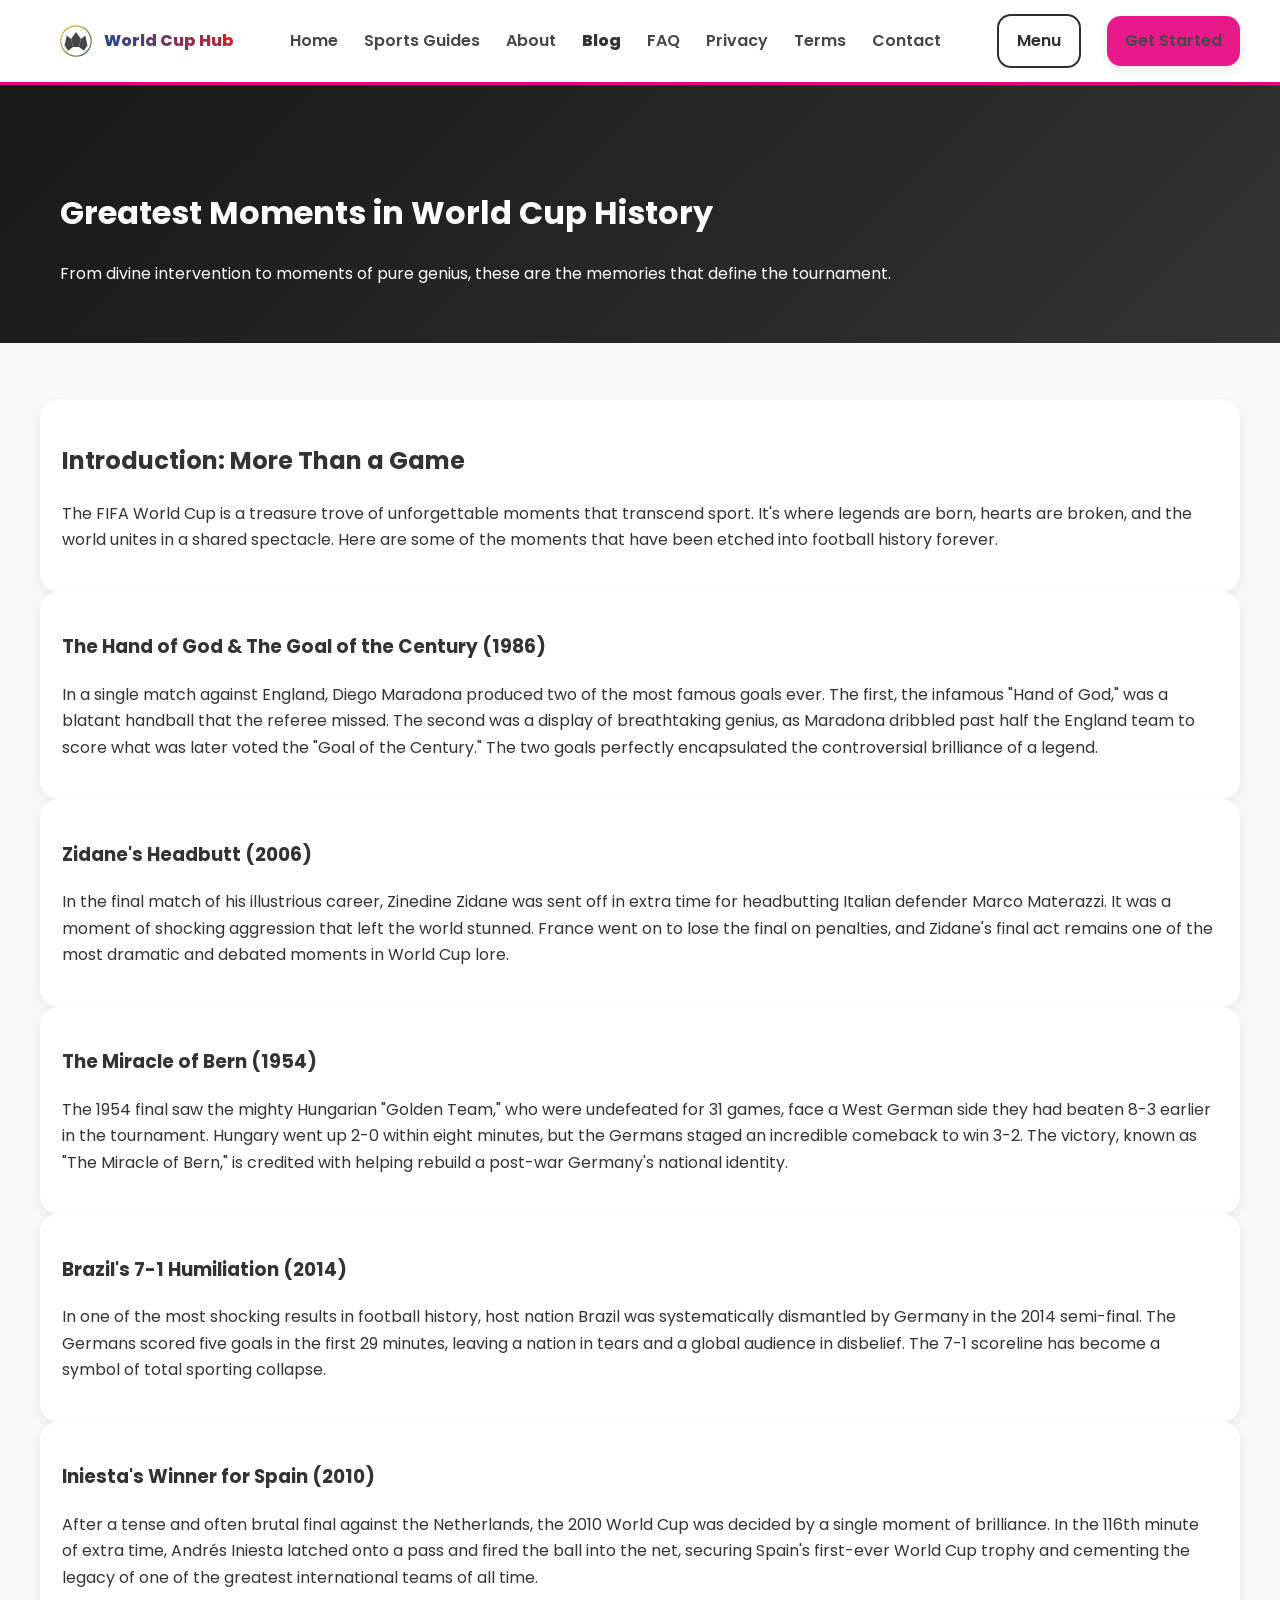
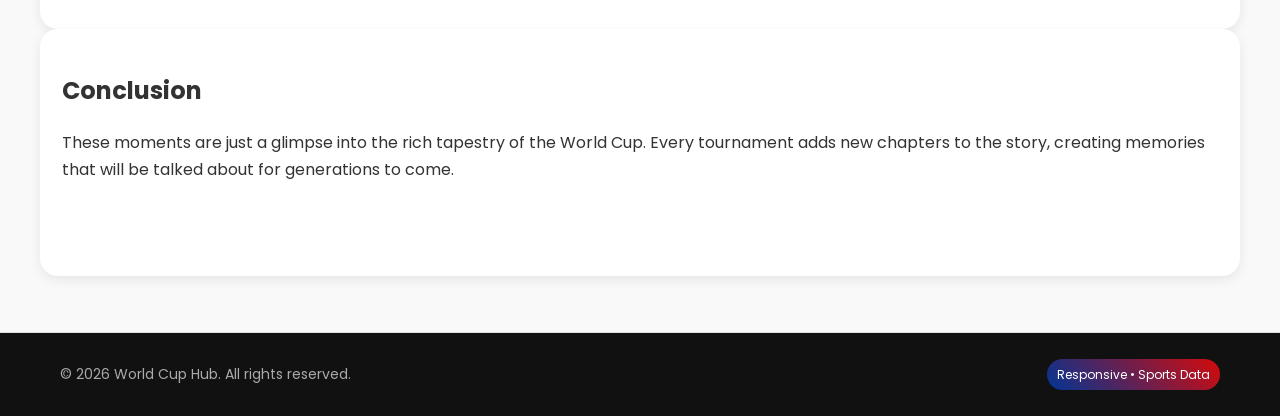
<file: posts/greatest-world-cup-moments.html>
<!doctype html>
<html lang="en">
<head>
<meta charset="utf-8">
<meta name="viewport" content="width=device-width, initial-scale=1" />
<link rel="icon" href="../assets/img/logo-wc.svg">
<title>Greatest Moments in World Cup History — World Cup Hub</title>
<meta name="description" content="A look back at the most iconic, dramatic, and unforgettable moments in the history of the FIFA World Cup.">
<link rel="preconnect" href="https://fonts.googleapis.com"><link rel="preconnect" href="https://fonts.gstatic.com" crossorigin>
<link href="https://fonts.googleapis.com/css2?family=Poppins:wght@400;600;800&display=swap" rel="stylesheet">
<link rel="stylesheet" href="../assets/css/style.css" />
<style>:root{--primary:#181818;--secondary:#e6007e;--bg:#f9f9f9;--text:#333;--surface:#fff}body{background:var(--bg);color:var(--text);font-family:'Poppins',sans-serif}.nav{background:var(--surface);border-bottom:3px solid var(--secondary)}.hero{background:linear-gradient(135deg,var(--primary),#333);color:#fff}.hero h1,.hero p{color:#fff}.btn{background:var(--secondary);color:#fff;border:none;font-weight:600}.btn.ghost{background:transparent;border:2px solid #fff;color:#fff}.nav .btn.ghost{color:var(--primary);border:2px solid var(--primary)}.card{background:var(--surface);border-radius:18px;box-shadow:0 4px 12px rgba(0,0,0,0.08)}.pill{background:rgba(255,255,255,0.15);color:#fff}footer{background:#111;color:#aaa}</style>
</head>
<body>
<nav class="nav">
  <div class="container nav-inner">
    <a class="logo" href="../index.html" aria-label="Home"><img src="../assets/img/logo-wc.svg" alt="World Cup Hub Logo"><span>World Cup Hub</span></a>
    <div class="menu" data-nav-menu>
      <a href="../index.html" >Home</a>
      <a href="../game.html" >Sports Guides</a>
      <a href="../about.html" >About</a>
      <a href="../blog.html" style='opacity:1;font-weight:800'>Blog</a>
      <a href="../faq.html" >FAQ</a>
      <a href="../privacy.html" >Privacy</a>
      <a href="../terms.html" >Terms</a>
      <a href="../index.html#contact">Contact</a>
    </div>
    <div class="right"><a class="btn ghost" data-nav-toggle>Menu</a><a class="btn" href="../game.html">Get Started</a></div>
  </div>
</nav>

<header class="hero">
  <div class="container">
    <h1>Greatest Moments in World Cup History</h1>
    <p>From divine intervention to moments of pure genius, these are the memories that define the tournament.</p>
  </div>
</header>

<section class="section container">
  <div class="card">
    <h2>Introduction: More Than a Game</h2>
    <p>The FIFA World Cup is a treasure trove of unforgettable moments that transcend sport. It's where legends are born, hearts are broken, and the world unites in a shared spectacle. Here are some of the moments that have been etched into football history forever.</p>
  </div>

  <div class="card">
    <h3>The Hand of God & The Goal of the Century (1986)</h3>
    <p>In a single match against England, Diego Maradona produced two of the most famous goals ever. The first, the infamous "Hand of God," was a blatant handball that the referee missed. The second was a display of breathtaking genius, as Maradona dribbled past half the England team to score what was later voted the "Goal of the Century." The two goals perfectly encapsulated the controversial brilliance of a legend.</p>
  </div>

  <div class="card">
    <h3>Zidane's Headbutt (2006)</h3>
    <p>In the final match of his illustrious career, Zinedine Zidane was sent off in extra time for headbutting Italian defender Marco Materazzi. It was a moment of shocking aggression that left the world stunned. France went on to lose the final on penalties, and Zidane's final act remains one of the most dramatic and debated moments in World Cup lore.</p>
  </div>

  <div class="card">
    <h3>The Miracle of Bern (1954)</h3>
    <p>The 1954 final saw the mighty Hungarian "Golden Team," who were undefeated for 31 games, face a West German side they had beaten 8-3 earlier in the tournament. Hungary went up 2-0 within eight minutes, but the Germans staged an incredible comeback to win 3-2. The victory, known as "The Miracle of Bern," is credited with helping rebuild a post-war Germany's national identity.</p>
  </div>

  <div class="card">
    <h3>Brazil's 7-1 Humiliation (2014)</h3>
    <p>In one of the most shocking results in football history, host nation Brazil was systematically dismantled by Germany in the 2014 semi-final. The Germans scored five goals in the first 29 minutes, leaving a nation in tears and a global audience in disbelief. The 7-1 scoreline has become a symbol of total sporting collapse.</p>
  </div>

  <div class="card">
    <h3>Iniesta's Winner for Spain (2010)</h3>
    <p>After a tense and often brutal final against the Netherlands, the 2010 World Cup was decided by a single moment of brilliance. In the 116th minute of extra time, Andrés Iniesta latched onto a pass and fired the ball into the net, securing Spain's first-ever World Cup trophy and cementing the legacy of one of the greatest international teams of all time.</p>
  </div>

  <div class="card">
    <h2>Conclusion</h2>
    <p>These moments are just a glimpse into the rich tapestry of the World Cup. Every tournament adds new chapters to the story, creating memories that will be talked about for generations to come.</p>
    <a class="btn ghost" href="../blog.html">← Back to Blog</a>
  </div>
</section>

<footer class="footer">
  <div class="container" style="display:flex;align-items:center;justify-content:space-between;gap:12px;flex-wrap:wrap">
    <div>© 2026 World Cup Hub. All rights reserved.</div>
    <div style="display:flex;gap:12px;align-items:center"><span class="badge">Responsive • Sports Data</span></div>
  </div>
</footer>
<script src="../assets/js/main.js"></script>
</body>
</html>
</file>
<file: assets/css/style.css>
:root{
  --bg:#f4f4f4;
  --card:#ffffff;
  --muted:#555;
  --text:#333;
  --a:#003594; /* NFL Blue */
  --b:#d50a0a; /* MLB Red */
  --shadow:0 4px 12px rgba(0,0,0,0.1);
  --surface:#ffffff;
}
*{box-sizing:border-box}
html,body{margin:0;padding:0}
html{scroll-behavior:smooth}
body{
  font-family:Poppins,system-ui,-apple-system,Segoe UI,Roboto,Arial,sans-serif;
  color:var(--text);
  background:var(--bg);
  line-height:1.65
}
.container{max-width:1200px;margin:0 auto;padding:0 20px}
.nav{position:sticky;top:0;z-index:50;background:var(--surface);border-bottom:3px solid var(--b)}
.nav-inner{display:flex;align-items:center;justify-content:space-between;padding:14px 0}
.nav a{color:var(--text);text-decoration:none;margin-left:18px;font-weight:600;opacity:.9}
.nav a:hover{opacity:1}
.logo{display:flex;align-items:center;gap:10px}
.logo img{height:36px}
.logo span{font-weight:800;background:linear-gradient(45deg,var(--a),var(--b));-webkit-background-clip:text;background-clip:text;color:transparent}
.menu{display:flex;align-items:center;gap:8px;flex-wrap:wrap}
.right{display:flex;align-items:center;gap:8px}
.btn{display:inline-flex;align-items:center;gap:10px;padding:12px 18px;border-radius:14px;background:var(--b);color:white;text-decoration:none;font-weight:800;border:0;box-shadow:var(--shadow);cursor:pointer}
.btn.ghost{background:transparent;border:2px solid var(--a);color:var(--a);box-shadow:none}
.hero{padding:80px 0 40px;background:linear-gradient(135deg,var(--a),#b30000);color:#fff}
.hero h1, .hero p {color: #fff;}
.hero .grid{display:grid;grid-template-columns:1.2fr 1fr;gap:28px;align-items:center}
.card{background:var(--card);border:none;border-radius:18px;padding:22px;box-shadow:var(--shadow);overflow:hidden}
.kudos{display:flex;flex-wrap:wrap;gap:10px}
.kudos .pill{padding:8px 12px;background:rgba(255,255,255,0.2);border-radius:999px;color:#fff;font-size:13px}
.section{padding:56px 0}
.grid-2{display:grid;grid-template-columns:1fr 1fr;gap:18px}
.grid-3{display:grid;grid-template-columns:repeat(3,1fr);gap:18px}
.showcase{display:grid;grid-template-columns:repeat(3,1fr);gap:18px;margin-top:18px}
.tile{position:relative;border-radius:16px;overflow:hidden;min-height:180px;background:linear-gradient(45deg, rgba(0,53,148,.1), rgba(213,10,10,.1));border:1px solid rgba(0,0,0,.05)}
.tile .cap{position:absolute;bottom:10px;left:10px;background:rgba(0,0,0,.35);padding:6px 10px;border-radius:999px}
.stats{display:grid;grid-template-columns:repeat(4,1fr);gap:18px;margin-top:18px}
.stat{text-align:center}
.stat .n{font-size:36px;font-weight:900;background:linear-gradient(45deg,var(--a),var(--b));-webkit-background-clip:text;background-clip:text;color:transparent}
.stat .t{color:var(--muted)}
.badge{font-size:12px;color:white;background:linear-gradient(45deg,var(--a),var(--b));display:inline-block;padding:6px 10px;border-radius:999px}
.input,input,textarea{width:100%;padding:14px;border-radius:12px;border:1px solid #ddd;background:#fff;color:var(--text)}
.form-row{display:grid;grid-template-columns:1fr 1fr;gap:12px}
.footer{padding:26px 0;border-top:1px solid #ddd;color:var(--muted);font-size:14px;background:#111;color:#aaa}
.blog-grid{display:grid;grid-template-columns:repeat(3,1fr);gap:18px;align-items:stretch}
.blog-card{display:flex;flex-direction:column;min-height:280px}
.blog-card .meta{color:var(--muted);font-size:14px;margin:6px 0 10px}
.blog-card .excerpt{color:#555;display:-webkit-box;-webkit-line-clamp:5;-webkit-box-orient:vertical;overflow:hidden}
.blog-card .read{margin-top:auto}
.modal-backdrop{position:fixed;inset:0;background:rgba(0,0,0,.6);display:none;align-items:center;justify-content:center;z-index:1000}
.modal{background:var(--card);border:1px solid #ddd;border-radius:16px;padding:22px;width:min(520px,92vw);box-shadow:var(--shadow)}
@media(max-width:980px){.hero .grid,.grid-2,.grid-3,.showcase,.blog-grid{grid-template-columns:1fr}}

/* Full-page background container for lander.html */
.full-page-background {
  position: fixed;
  top: 0;
  left: 0;
  width: 100%;
  height: 100%;
  overflow: hidden;
  z-index: -1; /* Ensure it's behind other content */
}

/* Styles for the images within the container */
.full-page-background img {
  position: absolute;
  top: 0;
  left: 0;
  width: 100%;
  height: 100%;
  object-fit: cover; /* Cover the entire area without distortion */
  display: none; /* Hide all images by default */
}

/* Mobile view: show mob.png by default for small screens */
.full-page-background .mob-img {
  display: block;
}

/* Tablet view: show tab.png for screens 768px and wider */
@media (min-width: 768px) {
  .full-page-background .mob-img { display: none; }
  .full-page-background .tab-img { display: block; }
}

/* Laptop view: show lap.png for screens 1024px and wider */
@media (min-width: 1024px) {
  .full-page-background .tab-img { display: none; }
  .full-page-background .lap-img { display: block; }
}

/* Ensure the hero section's background is transparent on the lander page */
.lander-body .hero {
  background: transparent !important;
}
</file>
